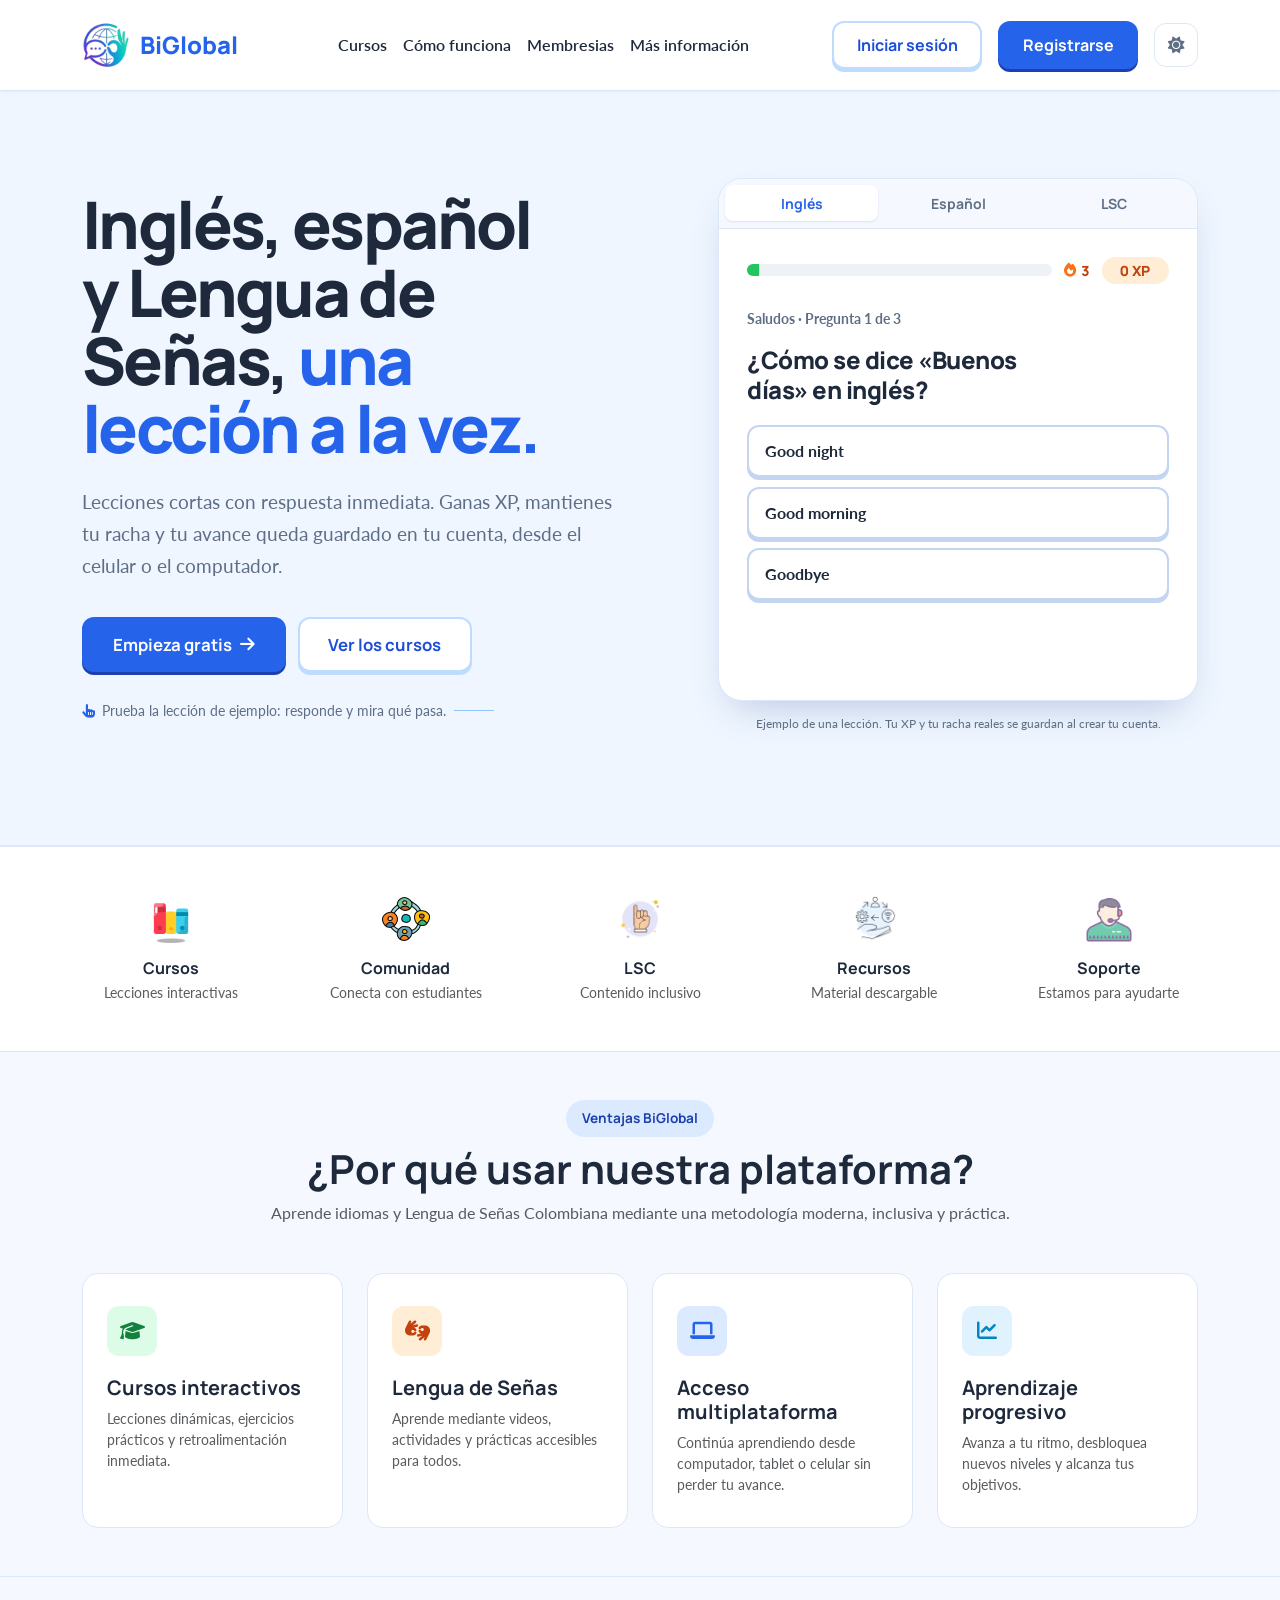
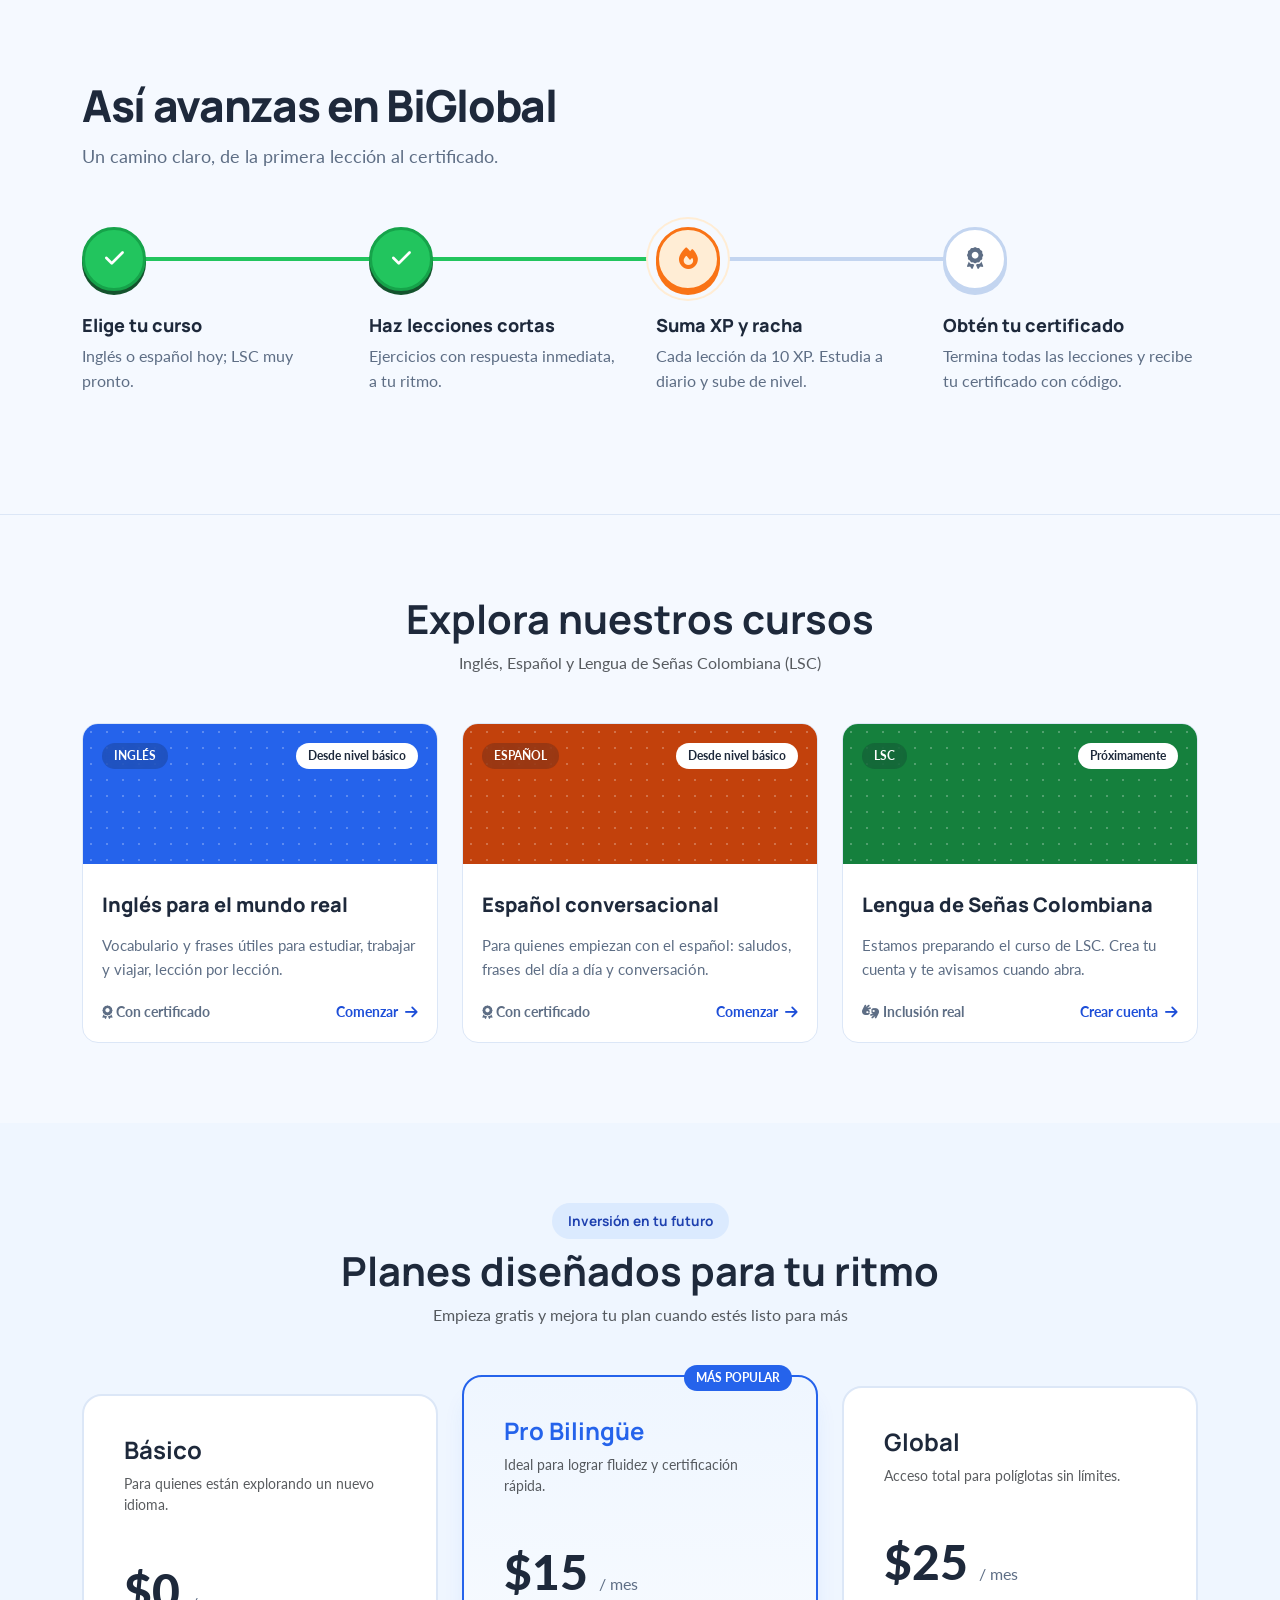
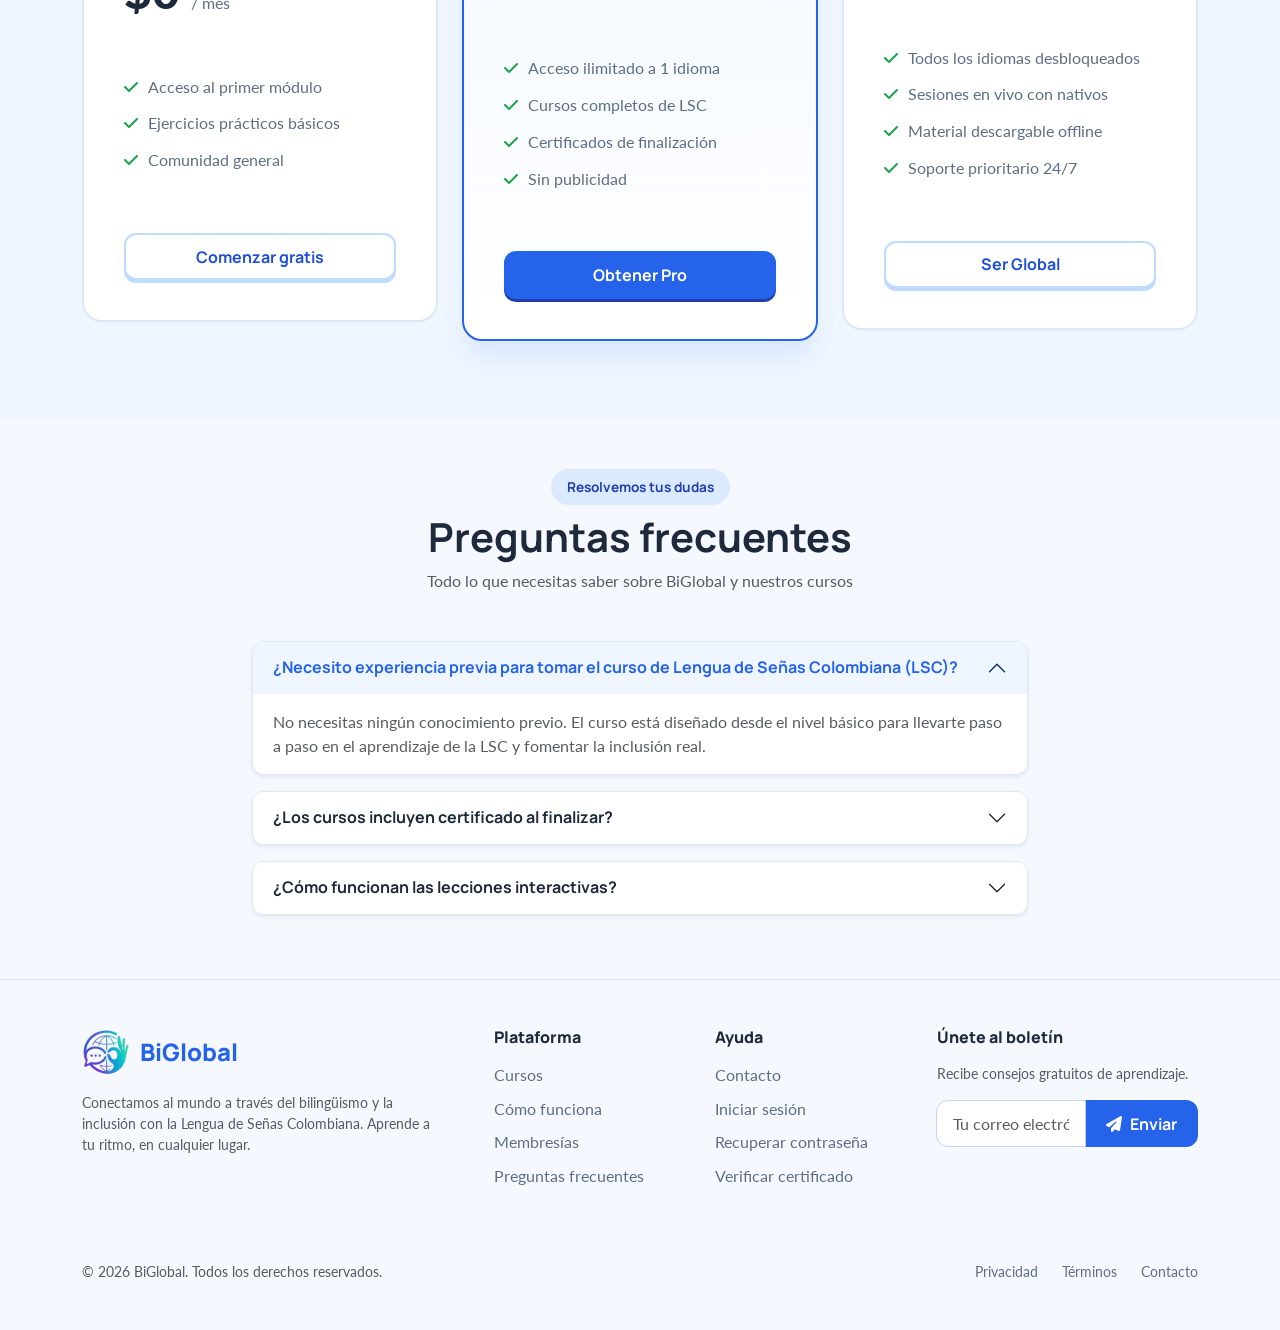
<file: src/index.html>
<!DOCTYPE html>
<html lang="es">

<head>
    <meta charset="UTF-8">
    <meta name="viewport" content="width=device-width, initial-scale=1.0">
    <meta name="theme-color" content="#EFF6FF">
    <!-- Tema claro/oscuro: va primero para que no haya parpadeo -->
    <script src="js/tema.js"></script>
    <title>BiGlobal - Aprende Idiomas y LSC</title>

    <!-- Bootstrap -->
    <link href="https://cdn.jsdelivr.net/npm/bootstrap@5.3.3/dist/css/bootstrap.min.css" rel="stylesheet"
        integrity="sha384-QWTKZyjpPEjISv5WaRU9OFeRpok6YctnYmDr5pNlyT2bRjXh0JMhjY6hW+ALEwIH" crossorigin="anonymous">

    <!-- FontAwesome para los iconos -->
    <link rel="stylesheet" href="https://cdnjs.cloudflare.com/ajax/libs/font-awesome/6.5.2/css/all.min.css" integrity="sha384-PPIZEGYM1v8zp5Py7UjFb79S58UeqCL9pYVnVPURKEqvioPROaVAJKKLzvH2rDnI" crossorigin="anonymous" referrerpolicy="no-referrer">

    <!-- Google Fonts -->
    <link
        href="https://fonts.googleapis.com/css2?family=Lato:wght@400;700&family=Manrope:wght@600;700;800&display=swap"
        rel="stylesheet">

    <!-- CSS -->
    <link rel="stylesheet" href="css/tokens.css">
    <link rel="stylesheet" href="css/style.css">

    <!-- JS de la página principal (boletín y menú en celular) -->
    <script src="js/inicio.js" defer></script>
</head>

<body>
    <a class="saltar-contenido" href="#contenido">Saltar al contenido</a>
    <header>
        <nav class="navbar navbar-expand-lg barra-navegacion">
            <div class="container">
                <a class="navbar-brand contenedor-logo" href="#">
                    <img src="img/logo-Biglobal-icono.png" alt="Icono BiGlobal" class="logo-img">
                    <span class="logo-texto">BiGlobal</span>
                </a>

                <!-- Botón de tema + menú de celular (siempre visibles en la barra) -->
                <div class="acciones-nav order-lg-3">
                    <button class="boton-tema" type="button" data-alternar-tema aria-label="Cambiar a modo oscuro">
                        <i class="fa-solid fa-sun icono-sol" aria-hidden="true"></i>
                        <i class="fa-solid fa-moon icono-luna" aria-hidden="true"></i>
                    </button>
                <button class="navbar-toggler" type="button" data-bs-toggle="collapse" data-bs-target="#menuPrincipal"
                    aria-controls="menuPrincipal" aria-expanded="false" aria-label="Abrir menú de navegación">
                    <span class="navbar-toggler-icon"></span>
                </button>
                </div>

                <div class="collapse navbar-collapse" id="menuPrincipal">
                    <ul class="navbar-nav mx-auto">
                        <li class="nav-item"><a class="nav-link" href="#cursos">Cursos</a></li>
                        <li class="nav-item"><a class="nav-link" href="#comoFunciona">Cómo funciona</a></li>
                        <li class="nav-item"><a class="nav-link" href="#Planes-big">Membresias</a></li>
                        <li class="nav-item"><a class="nav-link" href="#info-contac">Más información</a></li>
                    </ul>
                    <div class="botones-acceso">
                        <a href="auth/login.html" class="btn-secundario">Iniciar sesión</a>
                        <a href="auth/login.html#registro" class="btn-principal">Registrarse</a>
                    </div>
                </div>
            </div>
        </nav>
    </header>

    <main id="contenido">
        <!-- ================================================================
             HERO: el título a la izquierda y, a la derecha, una lección de
             ejemplo que se puede tocar. Así quien llega ve cómo es BiGlobal
             por dentro en vez de una foto. Las preguntas viven en inicio.js.
             ================================================================ -->
        <section class="hero" aria-labelledby="titulo-hero">
            <div class="container hero__rejilla">
                <div class="hero__texto">
                    <h1 class="hero__titulo" id="titulo-hero">
                        Inglés, español y Lengua de Señas, <span class="hero__resalte">una lección a la vez.</span>
                    </h1>
                    <p class="hero__descripcion">
                        Lecciones cortas con respuesta inmediata. Ganas XP, mantienes tu racha
                        y tu avance queda guardado en tu cuenta, desde el celular o el computador.
                    </p>
                    <div class="hero__acciones">
                        <a href="auth/login.html#registro" class="btn-principal btn-grande">
                            Empieza gratis <i class="fa-solid fa-arrow-right" aria-hidden="true"></i>
                        </a>
                        <a href="#cursos" class="btn-secundario btn-grande">Ver los cursos</a>
                    </div>
                    <p class="hero__nota">
                        <i class="fa-solid fa-hand-pointer" aria-hidden="true"></i>
                        Prueba la lección de ejemplo: responde y mira qué pasa.
                    </p>
                </div>

                <!-- Lección de ejemplo -->
                <div class="leccion" data-leccion aria-label="Lección de ejemplo" role="region">
                    <div class="leccion__tarjeta">
                    <div class="leccion__pestanas" role="tablist" aria-label="Idioma de la lección">
                        <button class="leccion__pestana" type="button" role="tab" id="pestana-en"
                            aria-selected="true" aria-controls="panel-leccion" data-idioma="en">Inglés</button>
                        <button class="leccion__pestana" type="button" role="tab" id="pestana-es"
                            aria-selected="false" aria-controls="panel-leccion" data-idioma="es" tabindex="-1">Español</button>
                        <button class="leccion__pestana" type="button" role="tab" id="pestana-lsc"
                            aria-selected="false" aria-controls="panel-leccion" data-idioma="lsc" tabindex="-1">LSC</button>
                    </div>

                    <div class="leccion__panel" id="panel-leccion" role="tabpanel" aria-labelledby="pestana-en">
                        <div class="leccion__estado">
                            <div class="leccion__barra" role="progressbar" aria-label="Avance de la lección"
                                aria-valuemin="0" aria-valuemax="3" aria-valuenow="0">
                                <span class="leccion__relleno" data-relleno></span>
                            </div>
                            <span class="leccion__racha" title="Racha de días seguidos">
                                <i class="fa-solid fa-fire" aria-hidden="true"></i>
                                <span class="numeros" data-racha>3</span><span class="sr-only"> días de racha</span>
                            </span>
                            <span class="leccion__xp numeros" data-xp aria-label="XP ganados">0 XP</span>
                        </div>

                        <!-- Contenido de la pregunta (lo reemplaza inicio.js; esto es lo que se ve sin JS) -->
                        <div class="leccion__cuerpo" data-cuerpo>
                            <p class="leccion__tema" data-tema>Saludos · Pregunta 1 de 3</p>
                            <p class="leccion__pregunta" data-pregunta>¿Cómo se dice «Buenos días» en inglés?</p>
                            <div class="leccion__opciones" data-opciones>
                                <button type="button" class="opcion">Good night</button>
                                <button type="button" class="opcion">Good morning</button>
                                <button type="button" class="opcion">Goodbye</button>
                            </div>
                        </div>

                        <div class="leccion__pie" data-pie>
                            <p class="leccion__mensaje" data-mensaje role="status" aria-live="polite"></p>
                            <button type="button" class="btn-principal leccion__siguiente" data-siguiente hidden>
                                Siguiente <i class="fa-solid fa-arrow-right" aria-hidden="true"></i>
                            </button>
                        </div>
                    </div>
                    </div>
                    <p class="leccion__aviso">Ejemplo de una lección. Tu XP y tu racha reales se guardan al crear tu cuenta.</p>
                </div>
            </div>
        </section>

        <!-- Barra de Características -->
        <section class="barra-caracteristicas py-5">
            <div class="container">
                <div class="row row-cols-2 row-cols-md-3 row-cols-lg-5 g-4 fila-caracteristicas text-center">
                    <div class="col d-flex flex-column align-items-center">
                        <img src="img/icono-cursos.png" alt="" class="icono-caracteristica mb-3">
                        <h2 class="h6 fw-bold mb-1">Cursos</h2>
                        <p class="small text-muted mb-0">Lecciones interactivas</p>
                    </div>

                    <div class="col d-flex flex-column align-items-center">
                        <img src="img/icono-comunidad.png" alt="" class="icono-caracteristica mb-3">
                        <h2 class="h6 fw-bold mb-1">Comunidad</h2>
                        <p class="small text-muted mb-0">Conecta con estudiantes</p>
                    </div>

                    <div class="col d-flex flex-column align-items-center">
                        <img src="img/icono-lengua-senas.png" alt=""
                            class="icono-caracteristica mb-3">
                        <h2 class="h6 fw-bold mb-1">LSC</h2>
                        <p class="small text-muted mb-0">Contenido inclusivo</p>
                    </div>

                    <div class="col d-flex flex-column align-items-center">
                        <img src="img/icono-recursos.png" alt="" class="icono-caracteristica mb-3">
                        <h2 class="h6 fw-bold mb-1">Recursos</h2>
                        <p class="small text-muted mb-0">Material descargable</p>
                    </div>

                    <div class="col d-flex flex-column align-items-center">
                        <img src="img/icono-soporte.png" alt="" class="icono-caracteristica mb-3">
                        <h2 class="h6 fw-bold mb-1">Soporte</h2>
                        <p class="small text-muted mb-0">Estamos para ayudarte</p>
                    </div>
                </div>
            </div>
        </section>

        <!-- Sección: ¿Por qué usar nuestra plataforma? -->
        <section class="seccion-ventajas py-5">
            <div class="container">
                <div class="text-center mb-5">
                    <span class="etiqueta-alerta mb-2 d-inline-block">Ventajas BiGlobal</span>
                    <h2 class="fw-bold display-6 mb-2">¿Por qué usar nuestra plataforma?</h2>
                    <p class="text-muted">Aprende idiomas y Lengua de Señas Colombiana mediante una metodología moderna,
                        inclusiva y práctica.</p>
                </div>

                <div class="row row-cols-1 row-cols-md-2 row-cols-lg-4 g-4">

                    <!-- Tarjeta 1 -->
                    <div class="col">
                        <div class="tarjeta-ventaja">
                            <div class="icono-ventaja fondo-verde-suave">
                                <i class="fa-solid fa-graduation-cap"></i>
                            </div>
                            <h3 class="h5 fw-bold mb-2">Cursos interactivos</h3>
                            <p class="text-muted small mb-0">Lecciones dinámicas, ejercicios prácticos y
                                retroalimentación inmediata.</p>
                        </div>
                    </div>

                    <!-- Tarjeta 2 -->
                    <div class="col">
                        <div class="tarjeta-ventaja">
                            <div class="icono-ventaja fondo-naranja-suave">
                                <i class="fa-solid fa-hands-asl-interpreting"></i>
                            </div>
                            <h3 class="h5 fw-bold mb-2">Lengua de Señas</h3>
                            <p class="text-muted small mb-0">Aprende mediante videos, actividades y prácticas accesibles
                                para todos.</p>
                        </div>
                    </div>

                    <!-- Tarjeta 3 -->
                    <div class="col">
                        <div class="tarjeta-ventaja">
                            <div class="icono-ventaja fondo-azul-suave">
                                <i class="fa-solid fa-laptop"></i>
                            </div>
                            <h3 class="h5 fw-bold mb-2">Acceso multiplataforma</h3>
                            <p class="text-muted small mb-0">Continúa aprendiendo desde computador, tablet o celular sin
                                perder tu avance.</p>
                        </div>
                    </div>

                    <!-- Tarjeta 4 -->
                    <div class="col">
                        <div class="tarjeta-ventaja">
                            <div class="icono-ventaja fondo-celeste-suave">
                                <i class="fa-solid fa-chart-line"></i>
                            </div>
                            <h3 class="h5 fw-bold mb-2">Aprendizaje progresivo</h3>
                            <p class="text-muted small mb-0">Avanza a tu ritmo, desbloquea nuevos niveles y alcanza tus
                                objetivos.</p>
                        </div>
                    </div>

                </div>
            </div>
        </section>

        <!-- ================================================================
             CÓMO FUNCIONA: una ruta de lecciones, como la que ve el
             estudiante en su panel. Cada parada es un paso real.
             ================================================================ -->
        <section class="ruta" id="comoFunciona" aria-labelledby="titulo-ruta">
            <div class="container">
                <div class="encabezado">
                    <h2 class="encabezado__titulo" id="titulo-ruta">Así avanzas en BiGlobal</h2>
                    <p class="encabezado__texto">Un camino claro, de la primera lección al certificado.</p>
                </div>

                <ol class="ruta__camino">
                    <li class="parada parada--hecha">
                        <span class="parada__nodo" aria-hidden="true"><i class="fa-solid fa-check"></i></span>
                        <h3 class="parada__titulo">Elige tu curso</h3>
                        <p class="parada__texto">Inglés o español hoy; LSC muy pronto.</p>
                    </li>
                    <li class="parada parada--hecha">
                        <span class="parada__nodo" aria-hidden="true"><i class="fa-solid fa-check"></i></span>
                        <h3 class="parada__titulo">Haz lecciones cortas</h3>
                        <p class="parada__texto">Ejercicios con respuesta inmediata, a tu ritmo.</p>
                    </li>
                    <li class="parada parada--actual">
                        <span class="parada__nodo" aria-hidden="true"><i class="fa-solid fa-fire"></i></span>
                        <h3 class="parada__titulo">Suma XP y racha</h3>
                        <p class="parada__texto">Cada lección da 10 XP. Estudia a diario y sube de nivel.</p>
                    </li>
                    <li class="parada">
                        <span class="parada__nodo" aria-hidden="true"><i class="fa-solid fa-award"></i></span>
                        <h3 class="parada__titulo">Obtén tu certificado</h3>
                        <p class="parada__texto">Termina todas las lecciones y recibe tu certificado con código.</p>
                    </li>
                </ol>
            </div>
        </section>

        <!-- Sección de Cursos (Inglés, Español y LSC)
             OJO: no mostramos cifras (lecciones, horas, estrellas) porque
             todavía no vienen de la base de datos. Cuando la página se
             alimente desde la BD, aquí irán los datos reales. -->
        <section class="seccion-cursos" id="cursos">
            <div class="container">
                <div class="text-center mb-5">
                    <h2 class="fw-bold display-6 mb-2">Explora nuestros cursos</h2>
                    <p class="text-muted">Inglés, Español y Lengua de Señas Colombiana (LSC)</p>
                </div>

                <div class="row row-cols-1 row-cols-md-2 row-cols-lg-3 g-4 justify-content-center">

                    <!-- Tarjeta 1: Inglés -->
                    <div class="col">
                        <article class="tarjeta-curso">
                            <div class="cabecera-curso fondo-azul">
                                <span class="etiqueta-curso">INGLÉS</span>
                                <span class="etiqueta-nivel">Desde nivel básico</span>
                            </div>
                            <div class="cuerpo-curso">
                                <h3 class="titulo-curso">Inglés para el mundo real</h3>
                                <p class="texto-curso">Vocabulario y frases útiles para estudiar, trabajar y viajar, lección por lección.</p>
                                <div class="pie-curso">
                                    <span class="detalle-curso"><i class="fa-solid fa-award me-1" aria-hidden="true"></i>Con certificado</span>
                                    <a href="auth/login.html#registro" class="enlace-comenzar">Comenzar <i
                                            class="fa-solid fa-arrow-right ms-1" aria-hidden="true"></i></a>
                                </div>
                            </div>
                        </article>
                    </div>

                    <!-- Tarjeta 2: Español -->
                    <div class="col">
                        <article class="tarjeta-curso">
                            <div class="cabecera-curso fondo-naranja">
                                <span class="etiqueta-curso">ESPAÑOL</span>
                                <span class="etiqueta-nivel">Desde nivel básico</span>
                            </div>
                            <div class="cuerpo-curso">
                                <h3 class="titulo-curso">Español conversacional</h3>
                                <p class="texto-curso">Para quienes empiezan con el español: saludos, frases del día a día y conversación.</p>
                                <div class="pie-curso">
                                    <span class="detalle-curso"><i class="fa-solid fa-award me-1" aria-hidden="true"></i>Con certificado</span>
                                    <a href="auth/login.html#registro" class="enlace-comenzar">Comenzar <i
                                            class="fa-solid fa-arrow-right ms-1" aria-hidden="true"></i></a>
                                </div>
                            </div>
                        </article>
                    </div>

                    <!-- Tarjeta 3: LSC (todavía no existe en la BD) -->
                    <div class="col">
                        <article class="tarjeta-curso">
                            <div class="cabecera-curso fondo-verde">
                                <span class="etiqueta-curso">LSC</span>
                                <span class="etiqueta-nivel">Próximamente</span>
                            </div>
                            <div class="cuerpo-curso">
                                <h3 class="titulo-curso">Lengua de Señas Colombiana</h3>
                                <p class="texto-curso">Estamos preparando el curso de LSC. Crea tu cuenta y te avisamos cuando abra.</p>
                                <div class="pie-curso">
                                    <span class="detalle-curso"><i class="fa-solid fa-hands-asl-interpreting me-1" aria-hidden="true"></i>Inclusión real</span>
                                    <a href="auth/login.html#registro" class="enlace-comenzar">Crear cuenta <i
                                            class="fa-solid fa-arrow-right ms-1" aria-hidden="true"></i></a>
                                </div>
                            </div>
                        </article>
                    </div>

                </div>
            </div>
        </section>

        <!-- Sección de Planes / Precios -->
        <section class="seccion-planes" id="Planes-big">
            <div class="container">
                <div class="text-center mb-5">
                    <span class="etiqueta-alerta mb-2 d-inline-block">Inversión en tu futuro</span>
                    <h2 class="fw-bold display-6 mb-2">Planes diseñados para tu ritmo</h2>
                    <p class="text-muted">Empieza gratis y mejora tu plan cuando estés listo para más</p>
                </div>

                <div class="row row-cols-1 row-cols-md-3 g-4 align-items-center">
                    <!-- Plan Gratis -->
                    <div class="col">
                        <div class="tarjeta-plan">
                            <h3 class="fw-bold h4">Básico</h3>
                            <p class="text-muted small">Para quienes están explorando un nuevo idioma.</p>
                            <div class="precio-plan">$0 <span>/ mes</span></div>
                            <ul class="lista-beneficios">
                                <li><i class="fa-solid fa-check"></i> Acceso al primer módulo</li>
                                <li><i class="fa-solid fa-check"></i> Ejercicios prácticos básicos</li>
                                <li><i class="fa-solid fa-check"></i> Comunidad general</li>
                            </ul>
                            <a href="auth/login.html" class="btn-secundario w-100 mt-3">Comenzar gratis</a>
                        </div>
                    </div>

                    <!-- Plan Pro (Destacado) -->
                    <div class="col">
                        <div class="tarjeta-plan plan-destacado">
                            <span class="etiqueta-popular">MÁS POPULAR</span>
                            <h3 class="fw-bold h4 color-primario">Pro Bilingüe</h3>
                            <p class="text-muted small">Ideal para lograr fluidez y certificación rápida.</p>
                            <div class="precio-plan">$15 <span>/ mes</span></div>
                            <ul class="lista-beneficios">
                                <li><i class="fa-solid fa-check"></i> Acceso ilimitado a 1 idioma</li>
                                <li><i class="fa-solid fa-check"></i> Cursos completos de LSC</li>
                                <li><i class="fa-solid fa-check"></i> Certificados de finalización</li>
                                <li><i class="fa-solid fa-check"></i> Sin publicidad</li>
                            </ul>
                            <a href="auth/login.html" class="btn-principal w-100 mt-3">Obtener Pro</a>
                        </div>
                    </div>

                    <!-- Plan Global -->
                    <div class="col">
                        <div class="tarjeta-plan">
                            <h3 class="fw-bold h4">Global</h3>
                            <p class="text-muted small">Acceso total para políglotas sin límites.</p>
                            <div class="precio-plan">$25 <span>/ mes</span></div>
                            <ul class="lista-beneficios">
                                <li><i class="fa-solid fa-check"></i> Todos los idiomas desbloqueados</li>
                                <li><i class="fa-solid fa-check"></i> Sesiones en vivo con nativos</li>
                                <li><i class="fa-solid fa-check"></i> Material descargable offline</li>
                                <li><i class="fa-solid fa-check"></i> Soporte prioritario 24/7</li>
                            </ul>
                            <a href="auth/login.html" class="btn-secundario w-100 mt-3">Ser Global</a>
                        </div>
                    </div>
                </div>
            </div>
        </section>

    <!-- Sección de Preguntas Frecuentes -->
    <section class="seccion-faq py-5" id="preguntas">
        <div class="container container-faq">
            <div class="text-center mb-5">
                <span class="etiqueta-alerta mb-2 d-inline-block">Resolvemos tus dudas</span>
                <h2 class="fw-bold display-6 mb-2">Preguntas frecuentes</h2>
                <p class="text-muted">Todo lo que necesitas saber sobre BiGlobal y nuestros cursos</p>
            </div>

            <div class="accordion" id="acordeonFaq">
                <!-- Pregunta 1 -->
                <div class="accordion-item mb-3 border-0 shadow-sm rounded">
                    <h3 class="accordion-header" id="headingOne">
                        <button class="accordion-button fw-bold" type="button" data-bs-toggle="collapse"
                            data-bs-target="#collapseOne" aria-expanded="true" aria-controls="collapseOne">
                            ¿Necesito experiencia previa para tomar el curso de Lengua de Señas Colombiana (LSC)?
                        </button>
                    </h3>
                    <div id="collapseOne" class="accordion-collapse collapse show" aria-labelledby="headingOne"
                        data-bs-parent="#acordeonFaq">
                        <div class="accordion-body text-muted">
                            No necesitas ningún conocimiento previo. El curso está diseñado desde el nivel básico para
                            llevarte paso a paso en el aprendizaje de la LSC y fomentar la inclusión real.
                        </div>
                    </div>
                </div>

                <!-- Pregunta 2 -->
                <div class="accordion-item mb-3 border-0 shadow-sm rounded">
                    <h3 class="accordion-header" id="headingTwo">
                        <button class="accordion-button collapsed fw-bold" type="button" data-bs-toggle="collapse"
                            data-bs-target="#collapseTwo" aria-expanded="false" aria-controls="collapseTwo">
                            ¿Los cursos incluyen certificado al finalizar?
                        </button>
                    </h3>
                    <div id="collapseTwo" class="accordion-collapse collapse" aria-labelledby="headingTwo"
                        data-bs-parent="#acordeonFaq">
                        <div class="accordion-body text-muted">
                            Sí, al completar todas las lecciones y evaluaciones de los planes Pro o Global, obtendrás un
                            certificado digital verificable que podrás agregar a tu hoja de vida o perfil profesional.
                        </div>
                    </div>
                </div>

                <!-- Pregunta 3 -->
                <div class="accordion-item border-0 shadow-sm rounded">
                    <h3 class="accordion-header" id="headingThree">
                        <button class="accordion-button collapsed fw-bold" type="button" data-bs-toggle="collapse"
                            data-bs-target="#collapseThree" aria-expanded="false" aria-controls="collapseThree">
                            ¿Cómo funcionan las lecciones interactivas?
                        </button>
                    </h3>
                    <div id="collapseThree" class="accordion-collapse collapse" aria-labelledby="headingThree"
                        data-bs-parent="#acordeonFaq">
                        <div class="accordion-body text-muted">
                            Combinamos teoría práctica, ejercicios visuales, videos explicativos en alta definición (con
                            enfoque especial en señas) y retos cortos para que aprendas a tu propio ritmo desde
                            cualquier dispositivo.
                        </div>
                    </div>
                </div>
            </div>
        </div>
    </section>

    </main>

    <!-- Pie de página (Footer) -->
    <footer class="pie-pagina py-5" id="info-contac">
        <div class="container">
            <div class="row g-4 justify-content-between mb-4">
                <div class="col-lg-4">
                    <a class="navbar-brand contenedor-logo mb-3 d-inline-flex" href="#">
                        <img src="img/logo-Biglobal-icono.png" alt="" class="logo-img">
                        <span class="logo-texto">BiGlobal</span>
                    </a>
                    <p class="text-muted small mb-3">
                        Conectamos al mundo a través del bilingüismo y la inclusión con la Lengua de Señas Colombiana.
                        Aprende a tu ritmo, en cualquier lugar.
                    </p>
                    <!-- Redes sociales: se ocultaron porque todavía no hay enlaces reales.
                         Cuando existan, agrega aquí <a href="https://..."> con su ícono fa-brands. -->
                </div>

                <div class="col-6 col-lg-2">
                    <h2 class="titulo-footer">Plataforma</h2>
                    <ul class="list-unstyled enlaces-footer">
                        <li><a href="#cursos">Cursos</a></li>
                        <li><a href="#comoFunciona">Cómo funciona</a></li>
                        <li><a href="#Planes-big">Membresías</a></li>
                        <li><a href="#preguntas">Preguntas frecuentes</a></li>
                    </ul>
                </div>

                <div class="col-6 col-lg-2">
                    <h2 class="titulo-footer">Ayuda</h2>
                    <ul class="list-unstyled enlaces-footer">
                        <li><a href="contacto.html">Contacto</a></li>
                        <li><a href="auth/login.html">Iniciar sesión</a></li>
                        <li><a href="auth/recuperar.php">Recuperar contraseña</a></li>
                        <li><a href="certificado.php">Verificar certificado</a></li>
                    </ul>
                </div>

                <div class="col-lg-3">
                    <h2 class="titulo-footer">Únete al boletín</h2>
                    <p class="text-muted small">Recibe consejos gratuitos de aprendizaje.</p>
                    <form class="input-group mb-2" id="form-boletin" novalidate>
                        <label for="campo-boletin" class="sr-only">Tu correo electrónico</label>
                        <input type="email" id="campo-boletin" class="form-control campo-boletin"
                               placeholder="Tu correo electrónico" autocomplete="email" required>
                        <button class="btn-principal boton-boletin" type="submit">
                            <i class="fa-solid fa-paper-plane" aria-hidden="true"></i>
                            Enviar
                        </button>
                    </form>
                    <p class="small mb-0" id="mensaje-boletin" role="status" aria-live="polite"></p>
                </div>
            </div>

            <hr class="linea-footer">

            <div
                class="d-flex flex-column flex-md-row justify-content-between align-items-center text-muted small pt-2">
                <p class="mb-2 mb-md-0">© 2026 BiGlobal. Todos los derechos reservados.</p>
                <div class="d-flex gap-4">
                    <a href="privacidad.html" class="enlace-legal">Privacidad</a>
                    <a href="terminos.html" class="enlace-legal">Términos</a>
                    <a href="contacto.html" class="enlace-legal">Contacto</a>
                </div>
            </div>
        </div>
    </footer>

    <!-- Bootstrap JS -->
    <script src="https://cdn.jsdelivr.net/npm/bootstrap@5.3.3/dist/js/bootstrap.bundle.min.js"
        integrity="sha384-YvpcrYf0tY3lHB60NNkmXc5s9fDVZLESaAA55NDzOxhy9GkcIdslK1eN7N6jIeHz"
        crossorigin="anonymous"></script>
</body>

</html>
</file>
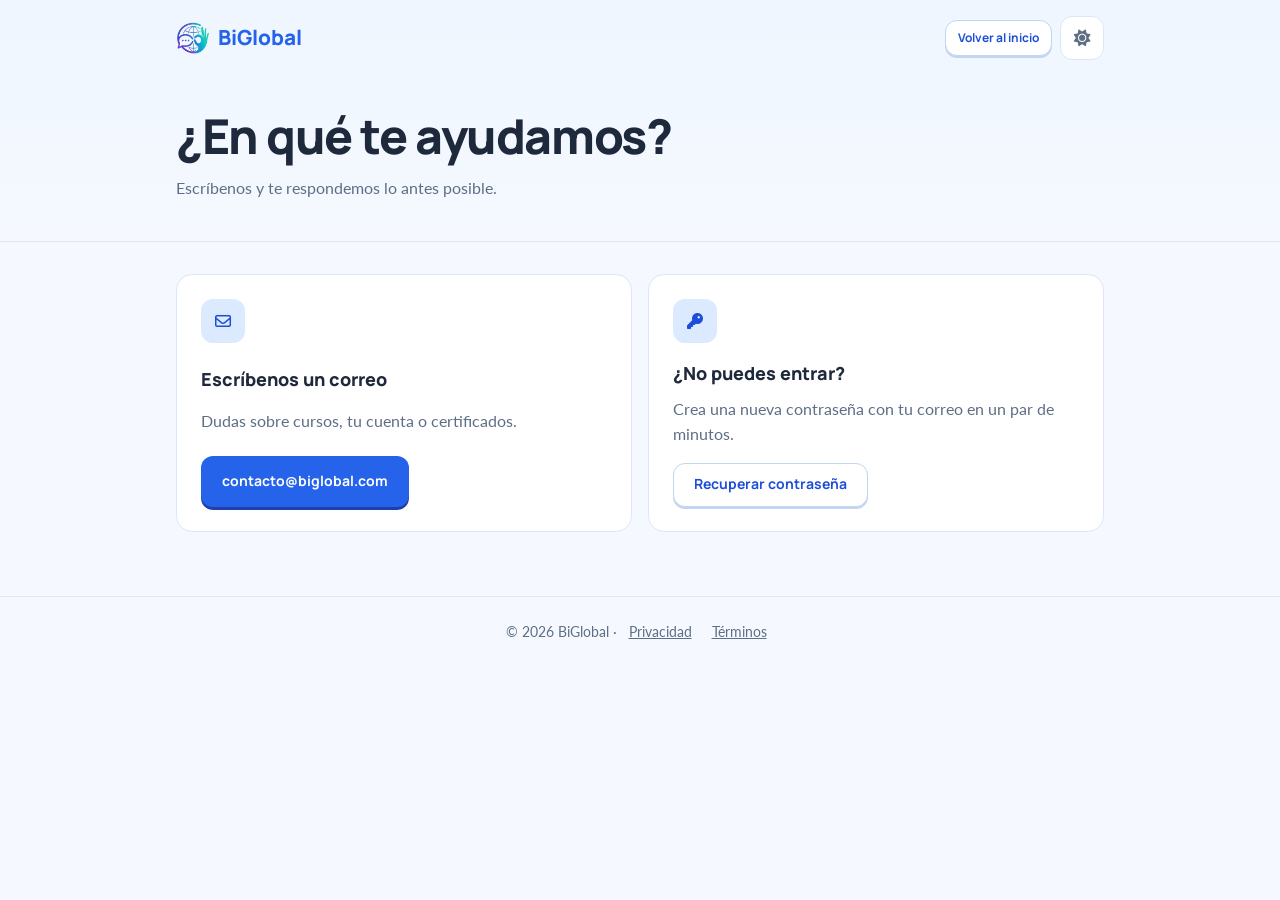
<file: src/contacto.html>
<!DOCTYPE html>
<html lang="es">
<head>
    <meta charset="UTF-8">
    <meta name="viewport" content="width=device-width, initial-scale=1.0">
    <script src="js/tema.js"></script>
    <title>Contacto | BiGlobal</title>
    <link rel="stylesheet" href="https://fonts.googleapis.com/css2?family=Lato:wght@400;700&family=Manrope:wght@700;800&display=swap">
    <link rel="stylesheet" href="https://cdnjs.cloudflare.com/ajax/libs/font-awesome/6.5.2/css/all.min.css" integrity="sha384-PPIZEGYM1v8zp5Py7UjFb79S58UeqCL9pYVnVPURKEqvioPROaVAJKKLzvH2rDnI" crossorigin="anonymous" referrerpolicy="no-referrer">
    <link rel="stylesheet" href="css/tokens.css">
    <link rel="stylesheet" href="css/componentes.css">
    <link rel="stylesheet" href="css/paginas.css">
</head>
<!--
    El correo es el mismo de configuracion.sitio_correo (contacto@biglobal.com).
    Cuando exista el formulario de contacto con BD, va en esta página.
-->
<body class="pagina-body">
<a class="saltar-contenido" href="#contenido">Saltar al contenido</a>

<header class="pagina-cabecera">
    <div class="pagina-cabecera__barra">
        <a class="pagina-logo" href="index.html"><img src="img/logo-Biglobal-icono.png" alt="" width="34" height="34"> BiGlobal</a>
        <div class="cabecera-acciones">
            <a class="boton boton--secundario boton--sm" href="index.html">Volver al inicio</a>
            <button class="boton-tema" type="button" data-alternar-tema aria-label="Cambiar a modo oscuro">
                <i class="fa-solid fa-sun icono-sol" aria-hidden="true"></i>
                <i class="fa-solid fa-moon icono-luna" aria-hidden="true"></i>
            </button>
        </div>
    </div>
    <div class="pagina-titulo">
        <h1>¿En qué te ayudamos?</h1>
        <p>Escríbenos y te respondemos lo antes posible.</p>
    </div>
</header>

<main id="contenido" class="pagina-contenido">
    <div class="contacto-rejilla">
        <section class="contacto-opcion">
            <i class="fa-regular fa-envelope" aria-hidden="true"></i>
            <h2>Escríbenos un correo</h2>
            <p>Dudas sobre cursos, tu cuenta o certificados.</p>
            <a class="boton boton--primario" href="mailto:contacto@biglobal.com">contacto@biglobal.com</a>
        </section>

        <section class="contacto-opcion">
            <i class="fa-solid fa-key" aria-hidden="true"></i>
            <h2>¿No puedes entrar?</h2>
            <p>Crea una nueva contraseña con tu correo en un par de minutos.</p>
            <a class="boton boton--secundario" href="auth/recuperar.php">Recuperar contraseña</a>
        </section>
    </div>
</main>

<footer class="pagina-pie">
    © 2026 BiGlobal ·
    <a href="privacidad.html">Privacidad</a>
    <a href="terminos.html">Términos</a>
</footer>
</body>
</html>
</file>
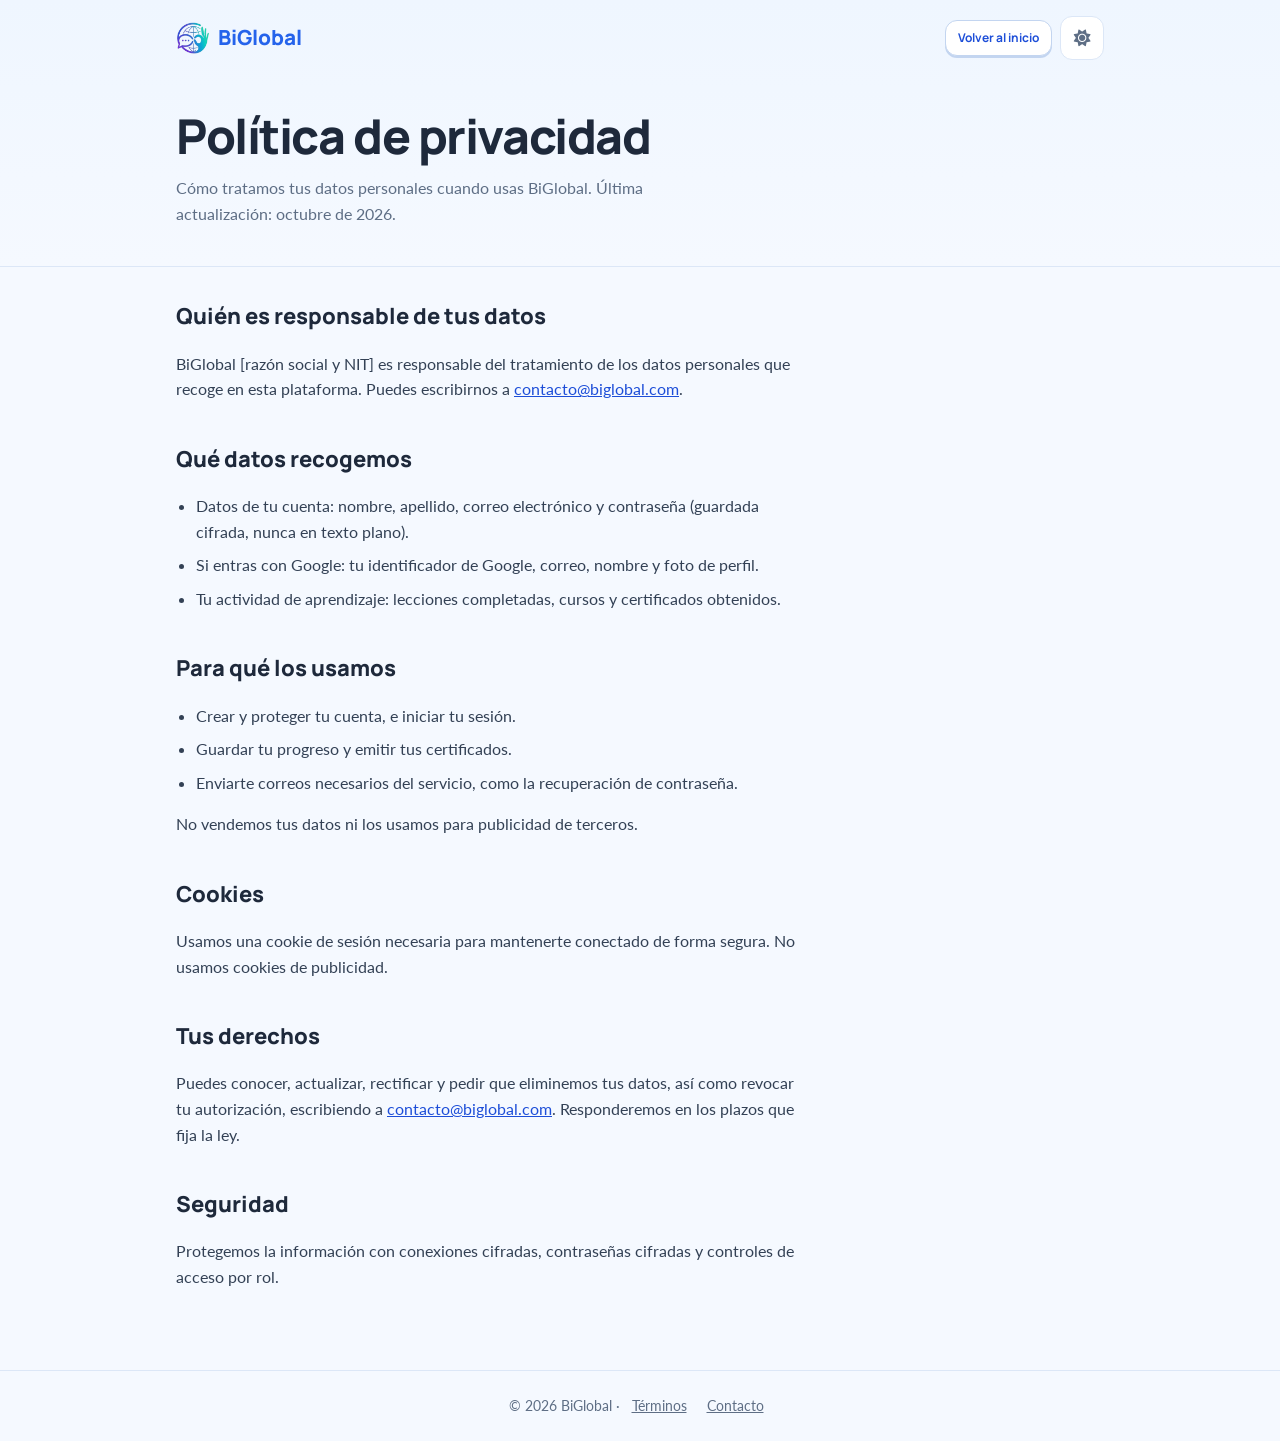
<file: src/privacidad.html>
<!DOCTYPE html>
<html lang="es">
<head>
    <meta charset="UTF-8">
    <meta name="viewport" content="width=device-width, initial-scale=1.0">
    <script src="js/tema.js"></script>
    <title>Política de privacidad | BiGlobal</title>
    <link rel="stylesheet" href="https://fonts.googleapis.com/css2?family=Lato:wght@400;700&family=Manrope:wght@700;800&display=swap">
    <link rel="stylesheet" href="https://cdnjs.cloudflare.com/ajax/libs/font-awesome/6.5.2/css/all.min.css" integrity="sha384-PPIZEGYM1v8zp5Py7UjFb79S58UeqCL9pYVnVPURKEqvioPROaVAJKKLzvH2rDnI" crossorigin="anonymous" referrerpolicy="no-referrer">
    <link rel="stylesheet" href="css/tokens.css">
    <link rel="stylesheet" href="css/componentes.css">
    <link rel="stylesheet" href="css/paginas.css">
</head>
<!--
    BORRADOR: este texto es una base general para Colombia (Ley 1581 de 2012).
    Antes de publicar con usuarios reales, revísalo con asesoría legal y
    completa los datos marcados entre [corchetes].
-->
<body class="pagina-body">
<a class="saltar-contenido" href="#contenido">Saltar al contenido</a>

<header class="pagina-cabecera">
    <div class="pagina-cabecera__barra">
        <a class="pagina-logo" href="index.html"><img src="img/logo-Biglobal-icono.png" alt="" width="34" height="34"> BiGlobal</a>
        <div class="cabecera-acciones">
            <a class="boton boton--secundario boton--sm" href="index.html">Volver al inicio</a>
            <button class="boton-tema" type="button" data-alternar-tema aria-label="Cambiar a modo oscuro">
                <i class="fa-solid fa-sun icono-sol" aria-hidden="true"></i>
                <i class="fa-solid fa-moon icono-luna" aria-hidden="true"></i>
            </button>
        </div>
    </div>
    <div class="pagina-titulo">
        <h1>Política de privacidad</h1>
        <p>Cómo tratamos tus datos personales cuando usas BiGlobal. Última actualización: octubre de 2026.</p>
    </div>
</header>

<main id="contenido" class="pagina-contenido">
    <div class="texto-legal">
        <h2>Quién es responsable de tus datos</h2>
        <p>BiGlobal [razón social y NIT] es responsable del tratamiento de los datos personales que recoge en esta plataforma. Puedes escribirnos a <a href="mailto:contacto@biglobal.com">contacto@biglobal.com</a>.</p>

        <h2>Qué datos recogemos</h2>
        <ul>
            <li>Datos de tu cuenta: nombre, apellido, correo electrónico y contraseña (guardada cifrada, nunca en texto plano).</li>
            <li>Si entras con Google: tu identificador de Google, correo, nombre y foto de perfil.</li>
            <li>Tu actividad de aprendizaje: lecciones completadas, cursos y certificados obtenidos.</li>
        </ul>

        <h2>Para qué los usamos</h2>
        <ul>
            <li>Crear y proteger tu cuenta, e iniciar tu sesión.</li>
            <li>Guardar tu progreso y emitir tus certificados.</li>
            <li>Enviarte correos necesarios del servicio, como la recuperación de contraseña.</li>
        </ul>
        <p>No vendemos tus datos ni los usamos para publicidad de terceros.</p>

        <h2>Cookies</h2>
        <p>Usamos una cookie de sesión necesaria para mantenerte conectado de forma segura. No usamos cookies de publicidad.</p>

        <h2>Tus derechos</h2>
        <p>Puedes conocer, actualizar, rectificar y pedir que eliminemos tus datos, así como revocar tu autorización, escribiendo a <a href="mailto:contacto@biglobal.com">contacto@biglobal.com</a>. Responderemos en los plazos que fija la ley.</p>

        <h2>Seguridad</h2>
        <p>Protegemos la información con conexiones cifradas, contraseñas cifradas y controles de acceso por rol.</p>
    </div>
</main>

<footer class="pagina-pie">
    © 2026 BiGlobal ·
    <a href="terminos.html">Términos</a>
    <a href="contacto.html">Contacto</a>
</footer>
</body>
</html>
</file>
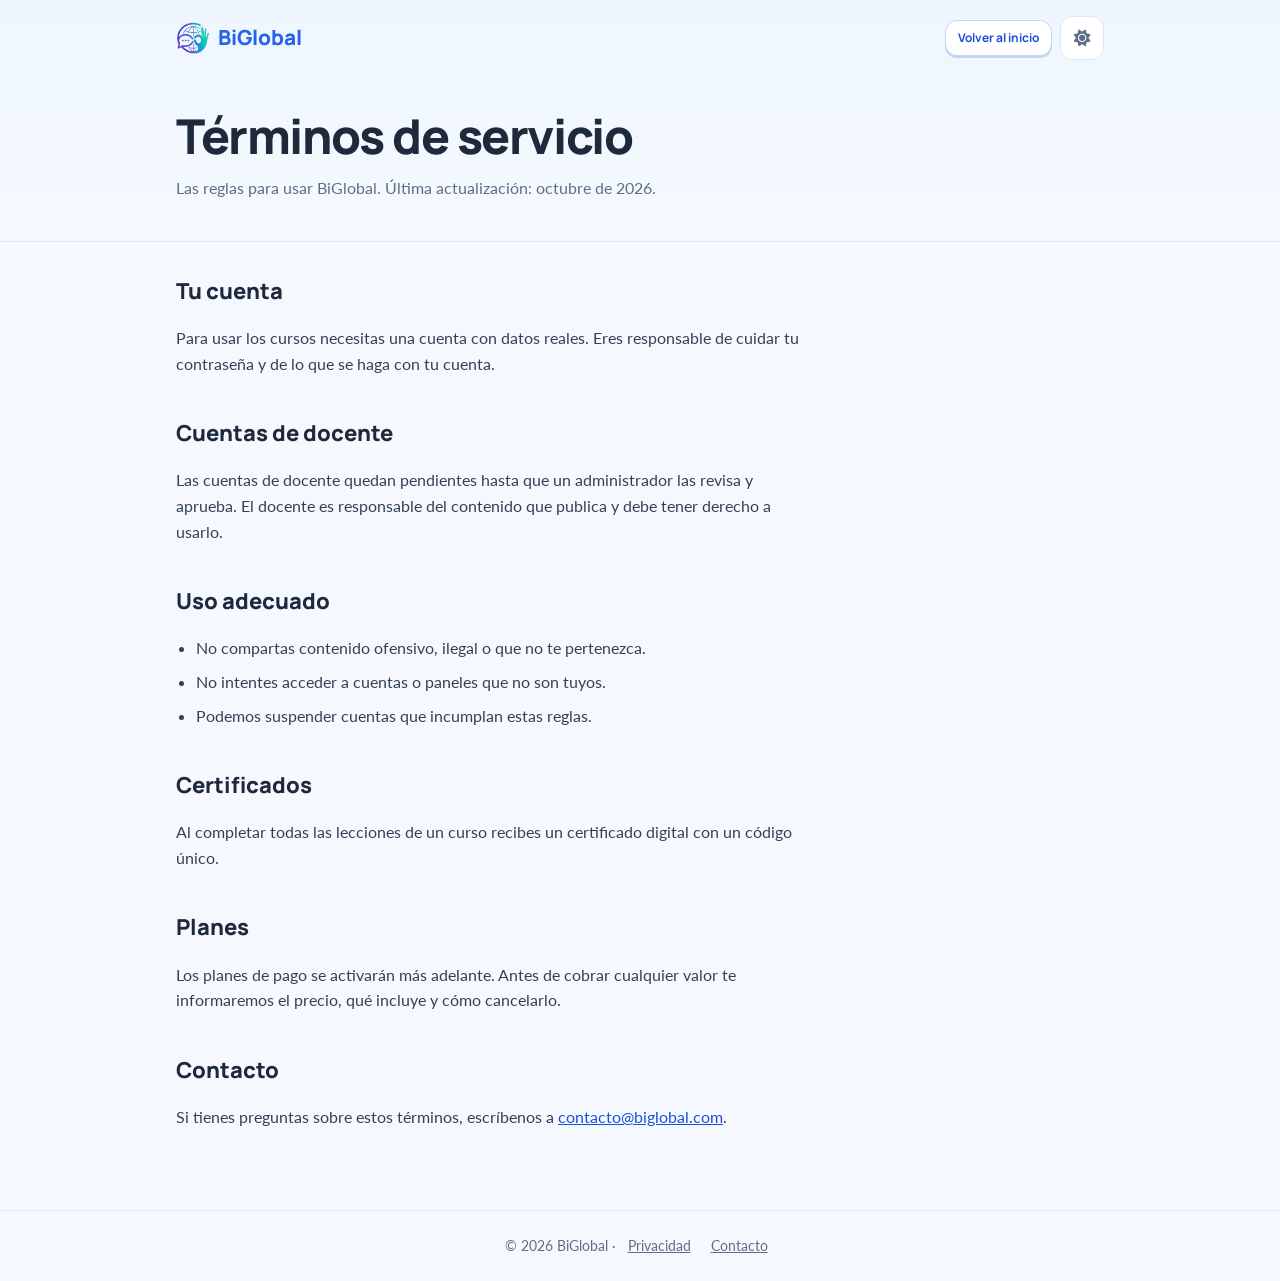
<file: src/terminos.html>
<!DOCTYPE html>
<html lang="es">
<head>
    <meta charset="UTF-8">
    <meta name="viewport" content="width=device-width, initial-scale=1.0">
    <script src="js/tema.js"></script>
    <title>Términos de servicio | BiGlobal</title>
    <link rel="stylesheet" href="https://fonts.googleapis.com/css2?family=Lato:wght@400;700&family=Manrope:wght@700;800&display=swap">
    <link rel="stylesheet" href="https://cdnjs.cloudflare.com/ajax/libs/font-awesome/6.5.2/css/all.min.css" integrity="sha384-PPIZEGYM1v8zp5Py7UjFb79S58UeqCL9pYVnVPURKEqvioPROaVAJKKLzvH2rDnI" crossorigin="anonymous" referrerpolicy="no-referrer">
    <link rel="stylesheet" href="css/tokens.css">
    <link rel="stylesheet" href="css/componentes.css">
    <link rel="stylesheet" href="css/paginas.css">
</head>
<!--
    BORRADOR: texto base. Revísalo con asesoría legal antes de publicar,
    sobre todo la parte de planes y pagos cuando exista el sistema de cobro.
-->
<body class="pagina-body">
<a class="saltar-contenido" href="#contenido">Saltar al contenido</a>

<header class="pagina-cabecera">
    <div class="pagina-cabecera__barra">
        <a class="pagina-logo" href="index.html"><img src="img/logo-Biglobal-icono.png" alt="" width="34" height="34"> BiGlobal</a>
        <div class="cabecera-acciones">
            <a class="boton boton--secundario boton--sm" href="index.html">Volver al inicio</a>
            <button class="boton-tema" type="button" data-alternar-tema aria-label="Cambiar a modo oscuro">
                <i class="fa-solid fa-sun icono-sol" aria-hidden="true"></i>
                <i class="fa-solid fa-moon icono-luna" aria-hidden="true"></i>
            </button>
        </div>
    </div>
    <div class="pagina-titulo">
        <h1>Términos de servicio</h1>
        <p>Las reglas para usar BiGlobal. Última actualización: octubre de 2026.</p>
    </div>
</header>

<main id="contenido" class="pagina-contenido">
    <div class="texto-legal">
        <h2>Tu cuenta</h2>
        <p>Para usar los cursos necesitas una cuenta con datos reales. Eres responsable de cuidar tu contraseña y de lo que se haga con tu cuenta.</p>

        <h2>Cuentas de docente</h2>
        <p>Las cuentas de docente quedan pendientes hasta que un administrador las revisa y aprueba. El docente es responsable del contenido que publica y debe tener derecho a usarlo.</p>

        <h2>Uso adecuado</h2>
        <ul>
            <li>No compartas contenido ofensivo, ilegal o que no te pertenezca.</li>
            <li>No intentes acceder a cuentas o paneles que no son tuyos.</li>
            <li>Podemos suspender cuentas que incumplan estas reglas.</li>
        </ul>

        <h2>Certificados</h2>
        <p>Al completar todas las lecciones de un curso recibes un certificado digital con un código único.</p>

        <h2>Planes</h2>
        <p>Los planes de pago se activarán más adelante. Antes de cobrar cualquier valor te informaremos el precio, qué incluye y cómo cancelarlo.</p>

        <h2>Contacto</h2>
        <p>Si tienes preguntas sobre estos términos, escríbenos a <a href="mailto:contacto@biglobal.com">contacto@biglobal.com</a>.</p>
    </div>
</main>

<footer class="pagina-pie">
    © 2026 BiGlobal ·
    <a href="privacidad.html">Privacidad</a>
    <a href="contacto.html">Contacto</a>
</footer>
</body>
</html>
</file>
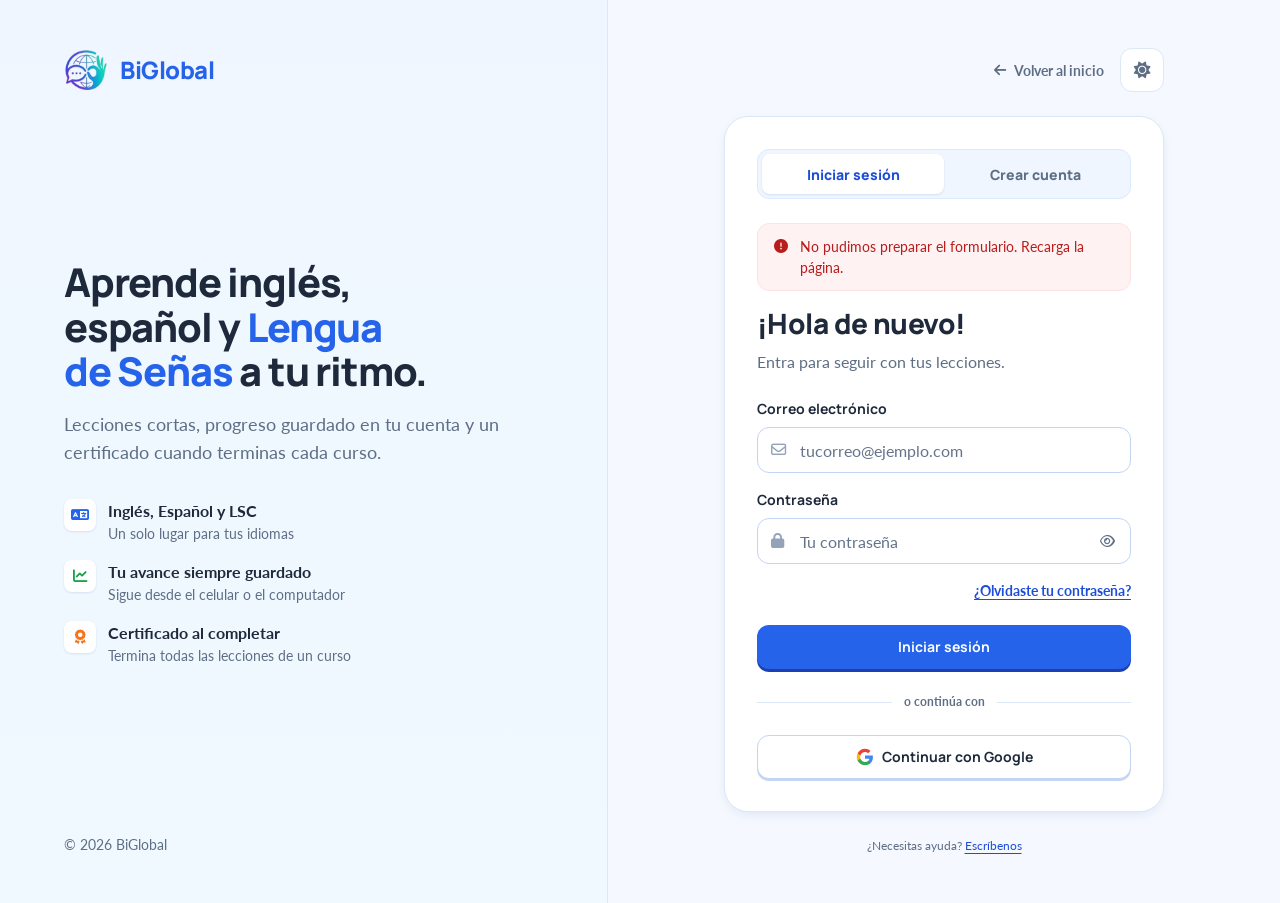
<file: src/auth/login.html>
<!DOCTYPE html>
<html lang="es">

<head>
    <meta charset="UTF-8">
    <meta name="viewport" content="width=device-width, initial-scale=1.0, viewport-fit=cover">
    <script src="../js/tema.js"></script>
    <meta name="theme-color" content="#EFF6FF">
    <title>Inicia sesión | BiGlobal</title>

    <link rel="preconnect" href="https://fonts.googleapis.com">
    <link rel="preconnect" href="https://fonts.gstatic.com" crossorigin>
    <link rel="stylesheet" href="https://fonts.googleapis.com/css2?family=Lato:wght@400;700&family=Manrope:wght@600;700;800&display=swap">
    <link rel="stylesheet" href="https://cdnjs.cloudflare.com/ajax/libs/font-awesome/6.5.2/css/all.min.css" integrity="sha384-PPIZEGYM1v8zp5Py7UjFb79S58UeqCL9pYVnVPURKEqvioPROaVAJKKLzvH2rDnI" crossorigin="anonymous" referrerpolicy="no-referrer">

    <!-- Sistema de diseño BiGlobal -->
    <link rel="stylesheet" href="../css/tokens.css">
    <link rel="stylesheet" href="../css/componentes.css">
    <link rel="stylesheet" href="../css/auth.css">
</head>

<body class="auth-body">
    <a class="saltar-contenido" href="#contenido">Saltar al formulario</a>

    <div class="auth-layout">

        <!-- ================= PANEL DE MARCA (solo escritorio) ================= -->
        <aside class="auth-marca" aria-label="Sobre BiGlobal">
            <a class="marca-logo" href="../index.html">
                <img src="../img/logo-Biglobal-icono.png" alt="" width="44" height="44">
                BiGlobal
            </a>

            <div class="marca-mensaje">
                <h2>Aprende inglés, español y <span>Lengua de Señas</span> a tu ritmo.</h2>
                <p>Lecciones cortas, progreso guardado en tu cuenta y un certificado cuando terminas cada curso.</p>

                <ul class="marca-beneficios">
                    <li>
                        <i class="fa-solid fa-language" aria-hidden="true"></i>
                        <span>Inglés, Español y LSC<small>Un solo lugar para tus idiomas</small></span>
                    </li>
                    <li>
                        <i class="fa-solid fa-chart-line" aria-hidden="true"></i>
                        <span>Tu avance siempre guardado<small>Sigue desde el celular o el computador</small></span>
                    </li>
                    <li>
                        <i class="fa-solid fa-award" aria-hidden="true"></i>
                        <span>Certificado al completar<small>Termina todas las lecciones de un curso</small></span>
                    </li>
                </ul>
            </div>

            <p class="marca-pie">© 2026 BiGlobal</p>
        </aside>

        <!-- ================= FORMULARIOS ================= -->
        <main id="contenido" class="auth-principal">

            <div class="auth-movil-cabecera">
                <a class="marca-logo" href="../index.html">
                    <img src="../img/logo-Biglobal-icono.png" alt="" width="36" height="36">
                    BiGlobal
                </a>
                <div class="cabecera-acciones">
                    <a class="enlace-volver" href="../index.html">
                        <i class="fa-solid fa-arrow-left" aria-hidden="true"></i> Volver al inicio
                    </a>
                    <button class="boton-tema" type="button" data-alternar-tema aria-label="Cambiar a modo oscuro">
                        <i class="fa-solid fa-sun icono-sol" aria-hidden="true"></i>
                        <i class="fa-solid fa-moon icono-luna" aria-hidden="true"></i>
                    </button>
                </div>
            </div>

            <div class="auth-card">

                <!-- Pestañas -->
                <div class="pestanas" role="tablist" aria-label="Elige una opción" data-activa="login">
                    <button type="button" class="pestana" role="tab" id="tab-login"
                            aria-selected="true" aria-controls="panel-login">Iniciar sesión</button>
                    <button type="button" class="pestana" role="tab" id="tab-registro"
                            aria-selected="false" aria-controls="panel-registro" tabindex="-1">Crear cuenta</button>
                </div>

                <!-- Mensajes de éxito o error (los lee también el lector de pantalla) -->
                <div id="mensaje-auth" role="status" aria-live="polite"></div>

                <!-- ============ INICIAR SESIÓN ============ -->
                <div id="panel-login" role="tabpanel" aria-labelledby="tab-login">
                <form id="form-login" class="form-auth" novalidate>
                    <h1 class="auth-title">¡Hola de nuevo!</h1>
                    <p class="auth-text">Entra para seguir con tus lecciones.</p>

                    <div class="campo">
                        <label class="campo__etiqueta" for="login-email">Correo electrónico</label>
                        <div class="entrada-con-icono">
                            <i class="fa-regular fa-envelope" aria-hidden="true"></i>
                            <input class="entrada" type="email" id="login-email" name="correo"
                                   autocomplete="email" inputmode="email" placeholder="tucorreo@ejemplo.com" required>
                        </div>
                    </div>

                    <div class="campo">
                        <label class="campo__etiqueta" for="login-password">Contraseña</label>
                        <div class="entrada-con-icono">
                            <i class="fa-solid fa-lock" aria-hidden="true"></i>
                            <input class="entrada entrada--con-boton" type="password" id="login-password" name="password"
                                   autocomplete="current-password" placeholder="Tu contraseña" required>
                            <button type="button" class="ver-password" data-ver="login-password" aria-label="Mostrar contraseña">
                                <i class="fa-regular fa-eye" aria-hidden="true"></i>
                            </button>
                        </div>
                    </div>

                    <div class="fila-opciones" style="justify-content: flex-end;">
                        <a class="enlace-fuerte" href="recuperar.php">¿Olvidaste tu contraseña?</a>
                    </div>

                    <button type="submit" class="boton boton--primario boton--bloque">Iniciar sesión</button>
                    <input type="hidden" name="csrf_token" value="">
                </form>
                </div>

                <!-- ============ CREAR CUENTA ============ -->
                <div id="panel-registro" role="tabpanel" aria-labelledby="tab-registro" hidden>
                <form id="form-register" class="form-auth" novalidate>
                    <h1 class="auth-title">Crea tu cuenta gratis</h1>
                    <p class="auth-text">Tu primera lección está a un minuto.</p>

                    <div class="campo">
                        <label class="campo__etiqueta" for="reg-name">Nombre completo</label>
                        <div class="entrada-con-icono">
                            <i class="fa-regular fa-user" aria-hidden="true"></i>
                            <input class="entrada" type="text" id="reg-name" name="nombre" maxlength="200"
                                   autocomplete="name" placeholder="Nombre y apellido" required>
                        </div>
                    </div>

                    <div class="campo">
                        <label class="campo__etiqueta" for="reg-email">Correo electrónico</label>
                        <div class="entrada-con-icono">
                            <i class="fa-regular fa-envelope" aria-hidden="true"></i>
                            <input class="entrada" type="email" id="reg-email" name="correo" maxlength="150"
                                   autocomplete="email" inputmode="email" placeholder="tucorreo@ejemplo.com" required>
                        </div>
                    </div>

                    <div class="campo">
                        <label class="campo__etiqueta" for="reg-password">Contraseña</label>
                        <div class="entrada-con-icono">
                            <i class="fa-solid fa-lock" aria-hidden="true"></i>
                            <input class="entrada entrada--con-boton" type="password" id="reg-password" name="password"
                                   autocomplete="new-password" placeholder="Crea una contraseña"
                                   aria-describedby="reglas-password" required>
                            <button type="button" class="ver-password" data-ver="reg-password" aria-label="Mostrar contraseña">
                                <i class="fa-regular fa-eye" aria-hidden="true"></i>
                            </button>
                        </div>
                        <div class="medidor" id="medidor" data-nivel="0" aria-hidden="true">
                            <span></span><span></span><span></span><span></span>
                        </div>
                        <p class="campo__ayuda" id="reglas-password">Mínimo 6 caracteres.</p>
                    </div>

                    <div class="campo">
                        <label class="campo__etiqueta" for="reg-confirm">Confirma la contraseña</label>
                        <div class="entrada-con-icono">
                            <i class="fa-solid fa-lock" aria-hidden="true"></i>
                            <input class="entrada entrada--con-boton" type="password" id="reg-confirm" name="confirm_password"
                                   autocomplete="new-password" placeholder="Escríbela otra vez"
                                   aria-describedby="match-error" required>
                            <button type="button" class="ver-password" data-ver="reg-confirm" aria-label="Mostrar contraseña">
                                <i class="fa-regular fa-eye" aria-hidden="true"></i>
                            </button>
                        </div>
                        <p class="campo__error" id="match-error" hidden>Las contraseñas no coinciden.</p>
                    </div>

                    <fieldset class="roles">
                        <legend class="campo__etiqueta">Quiero usar BiGlobal como</legend>
                        <div class="rol-opcion">
                            <input type="radio" name="reg-role" id="reg-role-estudiante" value="estudiante" checked>
                            <label for="reg-role-estudiante">Estudiante<small>Tomar cursos</small></label>
                        </div>
                        <div class="rol-opcion">
                            <input type="radio" name="reg-role" id="reg-role-docente" value="docente">
                            <label for="reg-role-docente">Docente<small>Crear cursos</small></label>
                        </div>
                    </fieldset>
                    <p class="campo__ayuda" id="role-choice-hint" hidden style="margin-top: var(--esp-2);">
                        Las cuentas de docente quedan pendientes hasta que un administrador revise tus documentos y las apruebe.
                    </p>

                    <!-- Solo para docentes: idioma y diplomas (se muestra al elegir "Docente") -->
                    <div class="docente-extra" id="docente-extra" hidden>
                        <div class="campo">
                            <label class="campo__etiqueta" for="reg-idioma">Idioma que vas a enseñar</label>
                            <select class="entrada" id="reg-idioma">
                                <option value="">Elige un idioma</option>
                            </select>
                        </div>
                        <div class="campo">
                            <label class="campo__etiqueta" for="reg-documentos">Diplomas o certificados</label>
                            <input class="entrada" type="file" id="reg-documentos" multiple
                                   accept=".pdf,.jpg,.jpeg,.png,application/pdf,image/jpeg,image/png" aria-describedby="reg-documentos-ayuda">
                            <p class="campo__ayuda" id="reg-documentos-ayuda">
                                Que acrediten tu dominio del idioma. PDF, JPG o PNG, máximo 5 MB cada uno y hasta 5 archivos.
                            </p>
                        </div>
                    </div>

                    <div class="fila-opciones">
                        <label class="casilla" for="terms">
                            <input type="checkbox" id="terms" required>
                            <span>Acepto los <a href="../terminos.html" target="_blank" rel="noopener">términos</a>
                                y la <a href="../privacidad.html" target="_blank" rel="noopener">política de privacidad</a>.</span>
                        </label>
                    </div>

                    <button type="submit" class="boton boton--primario boton--bloque">Crear cuenta</button>
                    <input type="hidden" name="csrf_token" value="">
                </form>
                </div>

                <div class="separador">o continúa con</div>

                <a class="boton boton-google boton--bloque" href="google_login.php">
                    <svg viewBox="0 0 24 24" aria-hidden="true">
                        <path fill="#4285F4" d="M22.56 12.25c0-.78-.07-1.53-.2-2.25H12v4.26h5.92c-.26 1.37-1.04 2.53-2.21 3.31v2.77h3.57c2.08-1.92 3.28-4.74 3.28-8.09z" />
                        <path fill="#34A853" d="M12 23c2.97 0 5.46-.98 7.28-2.66l-3.57-2.77c-.98.66-2.23 1.06-3.71 1.06-2.86 0-5.29-1.93-6.16-4.53H2.18v2.84C3.99 20.53 7.7 23 12 23z" />
                        <path fill="#FBBC05" d="M5.84 14.09c-.22-.66-.35-1.36-.35-2.09s.13-1.43.35-2.09V7.06H2.18C1.43 8.55 1 10.22 1 12s.43 3.45 1.18 4.94l2.85-2.22.81-.63z" />
                        <path fill="#EA4335" d="M12 5.38c1.62 0 3.06.56 4.21 1.64l3.15-3.15C17.45 2.09 14.97 1 12 1 7.7 1 3.99 3.47 2.18 7.06l3.66 2.84c.87-2.6 3.3-4.52 6.16-4.52z" />
                    </svg>
                    Continuar con Google
                </a>
            </div>

            <p class="nota-legal">
                ¿Necesitas ayuda? <a href="../contacto.html">Escríbenos</a>
            </p>
        </main>
    </div>

    <script src="../js/login.js"></script>
</body>

</html>
</file>
<file: src/css/tokens.css>
/* ==========================================================================
   BiGlobal · TOKENS DE DISEÑO
   --------------------------------------------------------------------------
   Este archivo es la "fuente de verdad" de colores, tipografías, bordes,
   sombras, espaciado y animaciones. Lo cargan TODAS las pantallas
   (página principal, login, estudiante y admin).

   Regla de oro: si necesitas un color, usa una variable de aquí.
   Si cambias un valor aquí, cambia en toda la plataforma.
   ========================================================================== */

:root {
    /* ---------- Azul BiGlobal (color principal) ---------- */
    --azul-50:  #EFF6FF;   /* fondo azul muy claro (hero, secciones) */
    --azul-100: #DBEAFE;   /* acento suave, estados activos */
    --azul-200: #BFDBFE;
    --azul-300: #93C5FD;
    --azul-500: #3B82F6;
    --azul-600: #2563EB;   /* botones y títulos de marca */
    --azul-700: #1D4ED8;   /* hover */
    --azul-800: #1E40AF;
    --azul-900: #1E3A8A;
    --celeste-50:  #F0F9FF;
    --celeste-100: #E0F2FE;
    --celeste-600: #0284C7;

    /* ---------- Acentos tipo Duolingo (solo como acento) ---------- */
    --verde-50:  #F0FDF4;
    --verde-100: #DCFCE7;   /* fondo de éxito */
    --verde-500: #22C55E;   /* barras de progreso */
    --verde-600: #16A34A;
    --verde-700: #15803D;   /* texto de éxito (contraste AA) */

    --naranja-50:  #FFF7ED;
    --naranja-100: #FFEDD5; /* fondo de rachas y logros */
    --naranja-500: #F97316;
    --naranja-700: #C2410C; /* texto naranja (contraste AA) */

    --rojo-50:  #FEF2F2;
    --rojo-100: #FEE2E2;
    --rojo-600: #DC2626;
    --rojo-700: #B91C1C;

    --ambar-100: #FEF3C7;
    --ambar-700: #B45309;

    /* ---------- Texto y superficies ---------- */
    --texto:        #1E293B;   /* texto principal */
    --texto-suave:  #5E6E85;   /* párrafos secundarios: #64748B un tono más oscuro para cumplir contraste AA sobre el azul claro */
    --texto-tenue:  #94A3B8;   /* solo detalles grandes, no para párrafos */
    --superficie:   #FFFFFF;   /* tarjetas */
    --fondo-app:    #F5F9FF;   /* fondo de los paneles: blanco con un toque azul */
    --borde:        #DCE7F7;   /* bordes con tinte azul */
    --borde-fuerte: #C3D5F0;

    /* ---------- Nombres que ya usaba style.css (compatibilidad) ---------- */
    --color-primario:        var(--azul-600);
    --color-primario-oscuro: var(--azul-700);
    --color-secundario:      var(--azul-50);
    --color-texto:           var(--texto);
    --color-texto-suave:     var(--texto-suave);
    --blanco:                #FFFFFF;

    /* ---------- Tipografía ---------- */
    --fuente-titulo: "Manrope", system-ui, -apple-system, "Segoe UI", sans-serif;
    --fuente-texto:  "Lato", system-ui, -apple-system, "Segoe UI", sans-serif;

    --texto-xs:   0.75rem;    /* 12px */
    --texto-sm:   0.875rem;   /* 14px */
    --texto-base: 1rem;       /* 16px */
    --texto-lg:   1.125rem;   /* 18px */
    --texto-xl:   1.375rem;   /* 22px */
    --texto-2xl:  1.75rem;    /* 28px */
    --texto-3xl:  clamp(2rem, 1.4rem + 2.4vw, 3rem);

    /* ---------- Espaciado (múltiplos de 4px) ---------- */
    --esp-1: 0.25rem;  --esp-2: 0.5rem;  --esp-3: 0.75rem;  --esp-4: 1rem;
    --esp-5: 1.25rem;  --esp-6: 1.5rem;  --esp-8: 2rem;     --esp-10: 2.5rem;
    --esp-12: 3rem;    --esp-16: 4rem;

    /* ---------- Bordes redondeados ---------- */
    --radio-sm:   8px;
    --radio:      12px;
    --radio-lg:   16px;
    --radio-xl:   24px;
    --radio-pill: 999px;

    /* ---------- Sombras (con tinte azul, nunca negras puras) ---------- */
    --sombra-1: 0 1px 2px rgba(30, 58, 138, 0.06), 0 1px 3px rgba(30, 58, 138, 0.06);
    --sombra-2: 0 4px 14px -4px rgba(30, 58, 138, 0.14);
    --sombra-3: 0 18px 40px -16px rgba(30, 58, 138, 0.28);
    /* Botón "3D" tipo Duolingo: borde inferior más oscuro */
    --sombra-boton: 0 3px 0 var(--azul-800);

    /* ---------- Movimiento ---------- */
    --ease-out:    cubic-bezier(0.23, 1, 0.32, 1);    /* entradas y respuestas */
    --ease-in-out: cubic-bezier(0.77, 0, 0.175, 1);   /* movimiento en pantalla */
    --dur-rapida:  140ms;   /* presionar botones */
    --dur:         200ms;   /* hover, menús */
    --dur-lenta:   280ms;   /* paneles, modales (máximo) */

    /* ---------- Foco con teclado ---------- */
    --foco: 0 0 0 3px rgba(37, 99, 235, 0.35);

    /* ---------- Tokens con función (cambian en modo oscuro) ----------
       Úsalos en vez del color directo cuando el color cumple un papel:
       "texto de marca", "fondo de botón al pasar el mouse", etc. */
    --marca-texto:       var(--azul-600);   /* logo, íconos y títulos azules */
    --azul-hover:        #1D4ED8;           /* fondo del botón principal al pasar el mouse */
    --azul-sombra:       #1E40AF;           /* "borde inferior" 3D de los botones */
    --verde-fondo:       #15803D;           /* fondo de botones y cabeceras verdes */
    --verde-sombra:      #14532D;
    --naranja-fondo:     #C2410C;           /* cabecera naranja de cursos */
    --neutro-50:         #F8FAFC;
    --neutro-100:        #EEF2F7;           /* chips y marcas grises */
    --celeste-800:       #075985;
    --ambar-200:         #FDE68A;
    --texto-placeholder: #64748B;
    --toast-fondo:       #1E293B;
    --superficie-vidrio: rgba(255, 255, 255, 0.92);  /* barras fijas con desenfoque */

    color-scheme: light;
}

/* ==========================================================================
   MODO OSCURO
   --------------------------------------------------------------------------
   Se activa con <html data-tema="oscuro"> (lo pone src/js/tema.js antes
   de pintar la página). Solo cambian las variables: ningún componente
   necesita estilos duplicados.
   - Los tonos claros (50-300) que se usan como FONDO pasan a azules oscuros.
   - Los tonos oscuros (700-900) que se usan como TEXTO pasan a tonos claros.
   - Los colores de botón (azul-600, verde-fondo...) se quedan igual para que
     el texto blanco siga cumpliendo contraste AA.
   Contraste revisado: texto 14.7:1, texto-suave 8.3:1, enlaces 9.6:1.
   ========================================================================== */
:root[data-tema="oscuro"] {
    --azul-50:  #0F1D38;
    --azul-100: #17305C;
    --azul-200: #1F3F78;
    --azul-300: #3B5F9E;
    --azul-700: #93C5FD;
    --azul-800: #BFDBFE;
    --azul-900: #DBEAFE;
    --celeste-50:  #0E1E33;
    --celeste-100: #0F2E45;
    --celeste-600: #7DD3FC;
    --celeste-800: #BAE6FD;

    --verde-50:  #0D2219;
    --verde-100: #11331F;
    --verde-700: #86EFAC;
    --naranja-50:  #2A1A0C;
    --naranja-100: #3A230F;
    --naranja-700: #FDBA74;
    --rojo-50:  #2A1215;
    --rojo-100: #3D171C;
    --rojo-700: #FCA5A5;
    --ambar-100: #33270B;
    --ambar-200: #5C4512;
    --ambar-700: #FCD34D;

    --texto:        #E6EDF7;
    --texto-suave:  #A7B4C8;
    --texto-tenue:  #7D8BA3;
    --superficie:   #111A2E;
    --fondo-app:    #0B1220;
    --borde:        #22324F;
    --borde-fuerte: #2E4366;

    --marca-texto:       #60A5FA;
    --neutro-50:         #0F1729;
    --neutro-100:        #1C2840;
    --texto-placeholder: #8592A8;
    --toast-fondo:       #22324F;
    --superficie-vidrio: rgba(17, 26, 46, 0.92);
    --blanco:            #111A2E;   /* en style.css "blanco" se usa como fondo de sección */

    --sombra-1: 0 1px 2px rgba(0, 0, 0, 0.35);
    --sombra-2: 0 4px 14px -4px rgba(0, 0, 0, 0.55);
    --sombra-3: 0 18px 40px -16px rgba(0, 0, 0, 0.7);
    --foco: 0 0 0 3px rgba(96, 165, 250, 0.45);

    color-scheme: dark;
}

/* Transición suave SOLO al cambiar de tema con el botón (no al cargar) */
:root[data-tema-cambiando] *,
:root[data-tema-cambiando] *::before,
:root[data-tema-cambiando] *::after {
    transition: background-color 200ms ease, border-color 200ms ease, color 200ms ease, fill 200ms ease !important;
}

/* ==========================================================================
   BOTÓN DE TEMA (el mismo en todas las pantallas)
   <button class="boton-tema" type="button" data-alternar-tema>...</button>
   ========================================================================== */
.boton-tema {
    position: relative;
    width: 44px;
    height: 44px;
    flex: 0 0 auto;
    display: inline-grid;
    place-items: center;
    padding: 0;
    border: 1px solid var(--borde);
    border-radius: var(--radio);
    background: var(--superficie);
    color: var(--texto-suave);
    cursor: pointer;
    overflow: hidden;
    transition: background-color var(--dur) ease, color var(--dur) ease, transform var(--dur-rapida) var(--ease-out);
}

.boton-tema:active { transform: scale(0.94); }

@media (hover: hover) and (pointer: fine) {
    .boton-tema:hover { background: var(--azul-50); color: var(--marca-texto); }
}

/* Sol y luna: se cruzan girando un poco al cambiar */
.boton-tema i {
    grid-area: 1 / 1;
    font-size: 1.05rem;
    transition: transform 260ms var(--ease-out), opacity 180ms ease;
}

.boton-tema .icono-luna { transform: rotate(-30deg) scale(0.6); opacity: 0; }
:root[data-tema="oscuro"] .boton-tema .icono-sol  { transform: rotate(30deg) scale(0.6); opacity: 0; }
:root[data-tema="oscuro"] .boton-tema .icono-luna { transform: none; opacity: 1; }

/* ==========================================================================
   BASE COMPARTIDA
   ========================================================================== */

/* Selección de texto y cursor con los colores de la marca */
::selection {
    background: var(--azul-100);
    color: var(--azul-900);
}

html {
    -webkit-text-size-adjust: 100%;
    -webkit-tap-highlight-color: transparent;  /* sin destello gris al tocar en celular */
}

body {
    caret-color: var(--azul-600);
    accent-color: var(--azul-600);
    -webkit-font-smoothing: antialiased;
    text-rendering: optimizeLegibility;
}

/* El atributo hidden siempre oculta, aunque la clase tenga display: flex o grid */
[hidden] {
    display: none !important;
}

/* Números alineados en tablas y contadores */
table, .numeros {
    font-variant-numeric: tabular-nums;
}

/* Foco visible SOLO cuando se navega con teclado */
:focus-visible {
    outline: 2px solid var(--azul-600);
    outline-offset: 2px;
}

:focus:not(:focus-visible) {
    outline: none;
}

/* Barras de desplazamiento suaves y azuladas */
* {
    scrollbar-width: thin;
    scrollbar-color: var(--borde-fuerte) transparent;
}

/* Texto solo para lectores de pantalla */
.sr-only {
    position: absolute !important;
    width: 1px; height: 1px;
    padding: 0; margin: -1px;
    overflow: hidden; clip: rect(0, 0, 0, 0);
    white-space: nowrap; border: 0;
}

/* Enlace "saltar al contenido" para usuarios de teclado */
.saltar-contenido {
    position: absolute;
    left: var(--esp-4);
    top: -100px;
    z-index: 2000;
    padding: var(--esp-2) var(--esp-4);
    background: var(--azul-600);
    color: #fff;
    border-radius: var(--radio-sm);
    font-weight: 700;
    text-decoration: none;
}

.saltar-contenido:focus {
    top: var(--esp-4);
}

/* Respeto a quien pidió menos movimiento en su sistema:
   se quitan desplazamientos, se dejan cambios de color/opacidad cortos. */
@media (prefers-reduced-motion: reduce) {
    *, *::before, *::after {
        animation-duration: 1ms !important;
        animation-iteration-count: 1 !important;
        transition-duration: 1ms !important;
        scroll-behavior: auto !important;
    }
}
</file>
<file: src/css/style.css>
/* ==========================================================================
   BiGlobal · PÁGINA PRINCIPAL (index.html)
   Los colores, fuentes y sombras vienen de tokens.css (se carga antes).
   Aquí solo van los estilos propios de la página principal.
   ========================================================================== */

body {
    background-color: var(--superficie);
    color: var(--color-texto);
    font-family: var(--fuente-texto);
    margin: 0;
    padding: 0;
}

h1,
h2,
h3,
h4,
h5,
h6 {
    font-family: var(--fuente-titulo);
    color: var(--color-texto);
    margin: 0;
}

.color-primario {
    color: var(--marca-texto) !important;
}

/* ==========================================================================
   BARRA DE NAVEGACIÓN
   ========================================================================== */
.barra-navegacion {
    background-color: var(--superficie);
    padding: 1rem 0;
    box-shadow: var(--sombra-1);
    position: sticky;
    top: 0;
    z-index: 1000;
}

.contenedor-logo {
    display: flex;
    align-items: center;
    text-decoration: none;
}

.logo-img {
    height: 48px;
    width: auto;
    margin-right: 10px;
}

.logo-texto {
    font-family: var(--fuente-titulo);
    font-weight: 800;
    font-size: 1.5rem;
    color: var(--marca-texto);
}

.navbar-nav {
    margin: 0 auto;
}

.nav-link {
    color: var(--color-texto) !important;
    font-weight: 600;
    padding: 0.5rem 1.2rem;
    transition: color 0.3s ease;
}

.nav-link:hover {
    color: var(--marca-texto) !important;
}

.botones-acceso {
    display: flex;
    align-items: center;
    gap: 1rem;
}

@media (max-width: 991px) {
    .botones-acceso {
        margin-top: 1.5rem;
        flex-direction: column;
        align-items: stretch;
    }
}

/* ==========================================================================
   BOTONES PERSONALIZADOS
   ========================================================================== */
/* Mismo estilo que .boton--primario / .boton--secundario de componentes.css:
   radio de 12px y un "borde inferior" que se hunde al presionar (estilo Duolingo). */
.btn-principal,
.btn-secundario {
    display: inline-flex;
    align-items: center;
    justify-content: center;
    gap: 0.5rem;
    min-height: 44px;
    padding: 0.6rem 1.4rem;
    border-radius: var(--radio);
    font-family: var(--fuente-titulo);
    font-weight: 700;
    text-decoration: none;
    text-align: center;
    transition:
        background-color var(--dur) ease,
        border-color var(--dur) ease,
        box-shadow var(--dur-rapida) var(--ease-out),
        transform var(--dur-rapida) var(--ease-out);
}

.btn-principal {
    background-color: var(--color-primario);
    color: #FFFFFF !important;
    border: 2px solid var(--color-primario);
    box-shadow: var(--sombra-boton);
}

.btn-secundario {
    background-color: var(--superficie);
    color: var(--azul-700) !important;
    border: 2px solid var(--azul-200);
    box-shadow: 0 3px 0 var(--azul-200);
}

.btn-principal:active,
.btn-secundario:active {
    transform: translateY(2px);
    box-shadow: 0 1px 0 var(--azul-sombra);
}

.btn-secundario:active { box-shadow: 0 1px 0 var(--azul-200); }

@media (hover: hover) and (pointer: fine) {
    .btn-principal:hover {
        background-color: var(--azul-hover);
        border-color: var(--azul-hover);
    }

    .btn-secundario:hover {
        background-color: var(--color-secundario);
        border-color: var(--azul-300);
    }
}

.btn-grande {
    padding: 0.8rem 1.8rem;
    font-size: 1.05rem;
}

/* ==========================================================================
   SECCIÓN HERO (PORTADA)
   ========================================================================== */
.seccion-hero {
    padding: 5rem 0;
    background: linear-gradient(180deg, var(--color-secundario) 0%, var(--superficie) 100%);
    min-height: calc(80vh - 80px);
}

.contenedor-fila-hero {
    align-items: center;
}

@media (max-width: 991px) {
    .contenedor-fila-hero {
        flex-direction: column-reverse;
        gap: 3rem;
        text-align: center;
    }
}

.etiqueta-alerta {
    display: inline-block;
    background-color: var(--azul-100);
    color: var(--azul-800);
    font-family: var(--fuente-titulo);
    font-weight: 700;
    font-size: 0.85rem;
    padding: 0.5rem 1rem;
    border-radius: 50px;
    margin-bottom: 1.5rem;
}

.titulo-principal {
    font-size: 3.2rem;
    font-weight: 800;
    letter-spacing: -0.03em;
    text-wrap: balance;
    line-height: 1.15;
    margin-bottom: 1.5rem;
    color: var(--texto);
}

.descripcion-hero {
    font-size: 1.2rem;
    line-height: 1.6;
    margin-bottom: 2rem;
    color: var(--color-texto-suave);
}

.contenedor-botones-hero {
    display: flex;
    flex-wrap: wrap;
    gap: 1rem;
}

@media (max-width: 991px) {
    .contenedor-botones-hero {
        justify-content: center;
    }

    .titulo-principal {
        font-size: 2.4rem;
    }
}

/* ==========================================================================
    ESTILOS PARA LA IMG PRINCIPLAL (HERO)
   ========================================================================== */
.col-imagen-mascota {
    position: relative;
    display: flex;
    justify-content: center;
    align-items: center;
    min-height: 420px;
}

/* Resplandor suave detrás de los estudiantes */
.fondo-resplandor-hero {
    position: absolute;
    width: 380px;
    height: 380px;
    background: linear-gradient(135deg, var(--azul-100) 0%, var(--naranja-100) 100%);
    border-radius: 50%;
    filter: blur(50px);
    z-index: 1;
    opacity: 0.85;
    top: 50%;
    left: 50%;
    transform: translate(-50%, -50%);
}

/* Sombra adaptada a la silueta humana */
.imagen-hero-estudiantes {
    z-index: 2;
    max-height: 520px;
    width: auto;
    filter: drop-shadow(0 20px 25px rgba(0, 0, 0, 0.12));
    transition: transform 0.4s cubic-bezier(0.175, 0.885, 0.32, 1.275);
}

.imagen-hero-estudiantes-desactivado {
    transform: scale(1.03);
}

/* Tarjeta flotante con efecto vidrio y animación */
.tarjeta-flotante-hero {
    position: absolute;
    bottom: 30px;
    left: 10%;
    z-index: 3;
    background: var(--superficie-vidrio);
    -webkit-backdrop-filter: blur(12px);
    backdrop-filter: blur(12px);
    border: 1px solid rgba(226, 232, 240, 0.8);
    padding: 0.75rem 1.25rem;
    border-radius: 16px;
    box-shadow: 0 15px 30px -5px rgba(0, 0, 0, 0.1);

}
.icono-flotante {
    width: 40px;
    height: 40px;
    border-radius: 10px;
    display: flex;
    align-items: center;
    justify-content: center;
    font-size: 1.1rem;
}

/* Animación de flotación suave */
@keyframes flotar {
    0% {
        transform: translateY(0px);
    }
    100% {
        transform: translateY(-12px);
    }
}

/* Ajuste responsive para pantallas móviles */
@media (max-width: 768px) {
    .fondo-resplandor-hero {
        width: 260px;
        height: 260px;
    }
    .imagen-hero-estudiantes {
        max-height: 380px;
    }
    
    /* Ajustes para que la tarjeta flotante se adapte perfecto al celular */
    .tarjeta-flotante-hero {
        bottom: 15px;
        left: 5%;
        padding: 0.5rem 0.85rem;
        border-radius: 12px;
        box-shadow: 0 10px 20px -5px rgba(0, 0, 0, 0.15);
    }
    
    .icono-flotante {
        width: 32px;
        height: 32px;
        font-size: 0.9rem;
    }
    
    .tarjeta-flotante-hero .fw-bold {
        font-size: 0.8rem !important;
    }
    
    .tarjeta-flotante-hero .text-muted {
        font-size: 0.75rem !important;
    }
}

/* ==========================================================================
    BARRA DE CARACTERÍSTICAS
   ========================================================================== */
.barra-caracteristicas {
    background-color: var(--superficie);
    border-top: 1px solid var(--borde);
    border-bottom: 1px solid var(--borde);
}

.fila-caracteristicas {
    display: flex;
    flex-wrap: wrap;
    justify-content: center;
    gap: 2rem;
}

.fila-caracteristicas .col {
    text-align: center;
    min-width: 140px;
    flex: 1;
}

.fila-caracteristicas i,
.fila-caracteristicas img {
    font-size: 2rem;
    width: 48px;
    height: 48px;
    object-fit: contain;
    color: var(--marca-texto);
    margin-bottom: 0.8rem;
    transition: transform 0.2s ease;
}

.fila-caracteristicas .col:hover img,
.fila-caracteristicas .col:hover i {
    transform: scale(1.1);
}

/* ==========================================================================
    ESTILOS PARA LA SECCIÓN DE VENTAJAS ("¿Por qué usar nuestra plataforma?")
   ========================================================================== */
.seccion-ventajas {
    background-color: var(--fondo-app);
    padding: 5rem 0;
}

.tarjeta-ventaja {
    background-color: var(--superficie);
    border: 1px solid var(--borde);
    border-radius: 16px;
    padding: 2rem 1.5rem;
    height: 100%;
    transition: transform var(--dur) var(--ease-out), box-shadow var(--dur) ease, border-color var(--dur) ease, background-color var(--dur) ease, color var(--dur) ease;
    display: flex;
    flex-direction: column;
}

.tarjeta-ventaja:hover {
    transform: translateY(-5px);
    border-color: var(--color-primario);
    box-shadow: 0 12px 24px -10px rgba(0, 0, 0, 0.08);
}

.icono-ventaja {
    width: 50px;
    height: 50px;
    border-radius: 12px;
    display: flex;
    align-items: center;
    justify-content: center;
    font-size: 1.25rem;
    margin-bottom: 1.25rem;
}

/* Tonos suaves de fondo para los iconos de las ventajas */
.fondo-verde-suave {
    background-color: var(--verde-100);
    color: var(--verde-700);
}

.fondo-naranja-suave {
    background-color: var(--naranja-100);
    color: var(--naranja-700);
}

.fondo-azul-suave {
    background-color: var(--azul-100);
    color: var(--marca-texto);
}

.fondo-celeste-suave {
    background-color: var(--celeste-100);
    color: var(--celeste-600);
}

/* ==========================================================================
    ESTILOS PARA LA SECCIÓN DEL MÉTODO (CÓMO FUNCIONA)
   ========================================================================== */
.tarjeta-metodo {
    background-color: var(--superficie);
    border: 1px solid var(--borde);
    border-radius: 16px;
    padding: 2.5rem 2rem;
    height: 100%;
    position: relative;
    transition: transform var(--dur) var(--ease-out), box-shadow var(--dur) ease, border-color var(--dur) ease, background-color var(--dur) ease, color var(--dur) ease;
    display: flex;
    flex-direction: column;
}

.tarjeta-metodo:hover {
    transform: translateY(-5px);
    border-color: var(--color-primario);
    box-shadow: 0 12px 24px -10px rgba(0, 0, 0, 0.08);
}

.numero-paso {
    position: absolute;
    top: 1.5rem;
    right: 1.5rem;
    font-size: 1.5rem;
    font-weight: 800;
    color: var(--marca-texto);
    font-family: var(--fuente-titulo);
}

.icono-metodo {
    width: 50px;
    height: 50px;
    border-radius: 12px;
    display: flex;
    align-items: center;
    justify-content: center;
    font-size: 1.25rem;
}

/* ==========================================================================
    SECCIÓN DE CURSOS 
   ========================================================================== */
.seccion-cursos {
    padding: 5rem 0;
    background-color: var(--fondo-app);
}

.tarjeta-curso {
    background: var(--blanco);
    border-radius: 16px;
    overflow: hidden;
    border: 1px solid var(--borde);
    transition: transform 0.3s ease, box-shadow 0.3s ease;
    height: 100%;
    display: flex;
    flex-direction: column;
}

.tarjeta-curso:hover {
    transform: translateY(-5px);
    box-shadow: 0 12px 24px -10px rgba(0, 0, 0, 0.08);
}

.cabecera-curso {
    height: 140px;
    padding: 1.2rem;
    position: relative;
    display: flex;
    justify-content: space-between;
    align-items: flex-start;
    background-size: 16px 16px;
    background-image: radial-gradient(rgba(255, 255, 255, 0.25) 1.5px, transparent 1.5px);
}

.fondo-verde {
    background-color: var(--verde-fondo);
}

.fondo-verde-claro {
    background-color: var(--verde-600);
}

.fondo-azul {
    background-color: var(--azul-600);
}

.fondo-naranja {
    background-color: var(--naranja-fondo);
}

.fondo-lima {
    background-color: #84CC16;
}

.fondo-rojo {
    background-color: #EF4444;
}

.etiqueta-curso {
    background-color: rgba(15, 23, 42, 0.22);
    color: #FFFFFF;
    padding: 0.25rem 0.75rem;
    border-radius: 50px;
    font-size: 0.75rem;
    font-weight: 700;
    -webkit-backdrop-filter: blur(4px);
    backdrop-filter: blur(4px);
}

.etiqueta-nivel {
    background-color: var(--superficie);
    color: var(--color-texto);
    padding: 0.25rem 0.75rem;
    border-radius: 50px;
    font-size: 0.75rem;
    font-weight: 700;
}

.boton-reproducir {
    position: absolute;
    bottom: -18px;
    right: 20px;
    width: 40px;
    height: 40px;
    background-color: var(--superficie);
    border-radius: 50%;
    display: flex;
    align-items: center;
    justify-content: center;
    color: var(--verde-700);
    box-shadow: 0 4px 6px -1px rgba(0, 0, 0, 0.1);
    border: none;
    transition: transform 0.2s;
}

.tarjeta-curso:hover .boton-reproducir {
    transform: scale(1.1);
}

.cuerpo-curso {
    padding: 1.8rem 1.2rem 1.2rem;
    display: flex;
    flex-direction: column;
    flex-grow: 1;
}

.titulo-curso {
    font-size: 1.25rem;
    font-weight: 800;
    margin-bottom: 1rem;
    color: var(--color-texto);
}

.detalles-curso {
    display: flex;
    justify-content: space-between;
    color: var(--color-texto-suave);
    font-size: 0.85rem;
    margin-bottom: 1.5rem;
    border-bottom: 1px solid var(--borde);
    padding-bottom: 1rem;
}

.pie-curso {
    display: flex;
    justify-content: space-between;
    align-items: center;
    margin-top: auto;
}

.calificacion {
    font-weight: 700;
    font-size: 0.9rem;
    color: var(--color-texto);
}

.calificacion i {
    color: #FBBF24;
}

.enlace-comenzar {
    color: var(--azul-700);
    font-weight: 700;
    text-decoration: none;
    font-size: 0.9rem;
    transition: color 0.2s;
}

.enlace-comenzar:hover {
    color: var(--azul-800);
}

/* ==========================================================================
   SECCIÓN DE PLANES / PRECIOS
   ========================================================================== */
.seccion-planes {
    padding: 5rem 0;
    background-color: var(--superficie);
}

.tarjeta-plan {
    border: 2px solid var(--borde);
    border-radius: 20px;
    padding: 2.5rem;
    height: 100%;
    transition: transform var(--dur) var(--ease-out), box-shadow var(--dur) ease, border-color var(--dur) ease, background-color var(--dur) ease, color var(--dur) ease;
    background: var(--blanco);
    position: relative;
    display: flex;
    flex-direction: column;
    justify-content: space-between;
}

.tarjeta-plan:hover {
    border-color: var(--color-primario);
    transform: translateY(-5px);
}

.tarjeta-plan.plan-destacado {
    border-color: var(--color-primario);
    background: linear-gradient(180deg, var(--color-secundario) 0%, var(--superficie) 100%);
    box-shadow: 0 20px 25px -5px rgba(37, 99, 235, 0.1);
}

.etiqueta-popular {
    position: absolute;
    top: -12px;
    right: 24px;
    background-color: var(--color-primario);
    color: #FFFFFF;
    font-size: 0.75rem;
    font-weight: 700;
    padding: 0.25rem 0.75rem;
    border-radius: 50px;
}

.precio-plan {
    font-size: 3rem;
    font-weight: 900;
    color: var(--color-texto);
    margin: 1.5rem 0;
}

.precio-plan span {
    font-size: 1rem;
    font-weight: 400;
    color: var(--color-texto-suave);
}

.lista-beneficios {
    list-style: none;
    padding: 0;
    margin: 1.5rem 0 2rem;
}

.lista-beneficios li {
    margin-bottom: 0.8rem;
    color: var(--color-texto-suave);
    display: flex;
    align-items: center;
    gap: 10px;
}

.lista-beneficios i {
    color: var(--verde-600);
}

/* ==========================================================================
    ESTILOS PARA LA SECCIÓN DE PREGUNTAS FRECUENTES (FAQ)
   ========================================================================== */
.seccion-faq {
    background-color: var(--fondo-app);
    padding: 5rem 0;
}

/* Contenedor FAQ con ancho máximo */
.container-faq {
    max-width: 800px;
}

.accordion-item {
    border: 1px solid var(--borde) !important;
    overflow: hidden;
    margin-bottom: 1rem;
    border-radius: 12px !important;
}

.accordion-button {
    font-family: var(--fuente-titulo);
    color: var(--color-texto);
    background-color: var(--superficie);
    box-shadow: none !important;
}

.accordion-button:not(.collapsed) {
    color: var(--marca-texto);
    background-color: var(--color-secundario);
}

.accordion-button:focus {
    border-color: var(--color-primario);
    box-shadow: 0 0 0 0.25rem rgba(37, 99, 235, 0.15) !important;
}

/* ==========================================================================
    PIE DE PÁGINA (FOOTER)
   ========================================================================== */
.pie-pagina {
    background-color: var(--fondo-app);
    border-top: 1px solid var(--borde);
    color: var(--color-texto-suave);
}

.redes-sociales a {
    width: 36px;
    height: 36px;
    background-color: var(--superficie);
    border: 1px solid var(--borde);
    border-radius: 50%;
    display: flex;
    align-items: center;
    justify-content: center;
    color: var(--color-texto);
    text-decoration: none;
    transition: transform var(--dur) var(--ease-out), box-shadow var(--dur) ease, border-color var(--dur) ease, background-color var(--dur) ease, color var(--dur) ease;
}

.redes-sociales a:hover {
    background-color: var(--color-primario);
    border-color: var(--color-primario);
    color: #FFFFFF;
}

/* Footer */
.enlaces-footer li {
    margin-bottom: 0.6rem;
}

.enlaces-footer a,
.enlace-legal {
    color: var(--color-texto-suave);
    text-decoration: none;
    transition: color 0.2s ease;
}

.enlaces-footer a:hover,
.enlace-legal:hover {
    color: var(--marca-texto);
}

.linea-footer {
    border-color: var(--borde);
    margin: 2rem 0 1rem;
}

.campo-boletin {
    border-radius: 8px 0 0 8px;
    border: 1px solid var(--borde-fuerte);
    padding: 0.6rem 1rem;
}

.campo-boletin:focus {
    border-color: var(--color-primario);
    box-shadow: none;
}

.input-group .btn-principal {
    border-radius: 0 8px 8px 0;
    padding: 0.6rem 1.2rem;
}

/* Botón secundario dentro del formulario de registro */
#form-register .btn-secondary {
    margin-top: 10px;
}

/* Primer form-group dentro del formulario de login */
#form-login .form-group:first-of-type {
    margin-top: 16px;
}


/* Texto pequeño en tarjeta flotante */
.texto-pequeno {
    font-size: 0.75rem;
}






/* ==========================================================================
   AJUSTES NUEVOS (sistema de diseño unificado)
   ========================================================================== */

html { scroll-behavior: smooth; scroll-padding-top: 88px; }

/* Secciones alternadas con el azul muy claro de la marca */
.seccion-metodo,
.seccion-planes { background: var(--azul-50); }

.texto-curso {
    color: var(--color-texto-suave);
    font-size: 0.95rem;
    line-height: 1.6;
    margin-bottom: 1.25rem;
}

.detalle-curso {
    color: var(--color-texto-suave);
    font-size: 0.85rem;
    font-weight: 700;
}

.titulo-footer {
    font-size: 1rem;
    font-weight: 800;
    margin-bottom: 1rem;
}

.boton-boletin {
    border-radius: 0 var(--radio) var(--radio) 0 !important;
    box-shadow: none;
    min-height: 0;
}

.boton-boletin:active { transform: none; box-shadow: none; }

.campo-boletin {
    border-radius: var(--radio) 0 0 var(--radio) !important;
    font-size: 1rem;
}

#mensaje-boletin.es-error { color: var(--rojo-700); font-weight: 700; }
#mensaje-boletin.es-info  { color: var(--azul-800); font-weight: 700; }

/* Tarjetas: hover solo con mouse, sin "saltos" */
.tarjeta-ventaja:hover,
.tarjeta-metodo:hover,
.tarjeta-curso:hover { transform: none; }

@media (hover: hover) and (pointer: fine) {
    .tarjeta-ventaja:hover,
    .tarjeta-metodo:hover,
    .tarjeta-curso:hover {
        border-color: var(--azul-300);
        box-shadow: var(--sombra-2);
    }
}

/* Foco visible en enlaces del menú y del footer */
.nav-link:focus-visible,
.enlaces-footer a:focus-visible,
.enlace-legal:focus-visible { outline: 2px solid var(--azul-600); outline-offset: 2px; border-radius: 4px; }

/* Botón de tema + menú de celular, juntos a la derecha de la barra */
.acciones-nav {
    display: flex;
    align-items: center;
    gap: 0.5rem;
    margin-left: auto;
}

@media (min-width: 992px) {
    .acciones-nav { margin-left: 1rem; }
}

.navbar-toggler { border-color: var(--borde); }
:root[data-tema="oscuro"] .navbar-toggler-icon { filter: invert(1) brightness(1.4); }
:root[data-tema="oscuro"] .logo-img { filter: brightness(1.15); }

/* ==========================================================================
   ANIMACIÓN DEL HERO
   - .hero-flotar: sube y baja muy suave, sin parar (solo transform).
   - La imagen se inclina hacia el cursor (lo calcula js/inicio.js).
   - Con "reducir movimiento" activado en el sistema, todo queda quieto.
   ========================================================================== */
.hero-flotar {
    position: relative;
    z-index: 2;
    animation: hero-flotar 6s ease-in-out infinite alternate;
    will-change: transform;
}

@keyframes hero-flotar {
    from { transform: translateY(0); }
    to   { transform: translateY(-12px); }
}

.imagen-hero-estudiantes {
    transform: perspective(900px) rotateX(0deg) rotateY(0deg) scale(1);
    transition: transform 300ms var(--ease-out);
    transform-origin: 50% 60%;
}

/* Mientras el cursor está encima, la imagen responde rápido; al salir vuelve suave */
.hero-flotar.esta-encima .imagen-hero-estudiantes { transition-duration: 120ms; }

.fondo-resplandor-hero {
    transition: transform 400ms var(--ease-out);
}

@media (prefers-reduced-motion: reduce) {
    .hero-flotar { animation: none; }
    .imagen-hero-estudiantes { transition: none; transform: none; }
    .fondo-resplandor-hero { transition: none; }
}

/* ==========================================================================
   HERO CON LECCIÓN DE EJEMPLO Y RUTA DE AVANCE
   Reemplazan a la foto del hero y a las tarjetas de "Cómo funciona".
   ========================================================================== */

.ruta { padding-block: clamp(4rem, 2.5rem + 5vw, 7rem); }

/* ==========================================================================
   ENCABEZADOS DE SECCIÓN (alineados a la izquierda, sin etiquetas encima)
   ========================================================================== */
.encabezado {
    max-width: 40rem;
    margin-bottom: clamp(2.5rem, 2rem + 2vw, 3.5rem);
}

.encabezado__titulo {
    font-size: clamp(1.9rem, 1.3rem + 2.2vw, 2.75rem);
    font-weight: 800;
    letter-spacing: -0.03em;
    line-height: 1.12;
    text-wrap: balance;
}

.encabezado__texto {
    margin-top: 0.75rem;
    font-size: var(--texto-lg);
    line-height: 1.6;
    color: var(--texto-suave);
}

/* Variante: título a la izquierda y texto a la derecha */
.encabezado--dividido {
    max-width: none;
    display: grid;
    grid-template-columns: minmax(0, 1.1fr) minmax(0, 0.9fr);
    gap: 1rem 3rem;
    align-items: end;
    padding-bottom: 2rem;
    border-bottom: 1px solid var(--borde);
}

.encabezado--dividido .encabezado__texto { margin-top: 0; max-width: 28rem; justify-self: end; }

@media (max-width: 767.98px) {
    .encabezado--dividido { grid-template-columns: 1fr; }
    .encabezado--dividido .encabezado__texto { justify-self: start; }
}

/* ==========================================================================
   HERO
   ========================================================================== */
.hero {
    background-color: var(--azul-50);
    padding-block: clamp(3rem, 1.5rem + 5vw, 6rem) clamp(3.5rem, 2rem + 5vw, 6.5rem);
    border-bottom: 1px solid var(--borde);
}

.hero__rejilla {
    display: grid;
    grid-template-columns: minmax(0, 1.08fr) minmax(0, 0.92fr);
    gap: clamp(2.5rem, 1rem + 4vw, 5rem);
    align-items: center;
}

.hero__titulo {
    font-size: clamp(2.35rem, 1.3rem + 3.6vw, 4.1rem);
    font-weight: 800;
    letter-spacing: -0.04em;
    line-height: 1.04;
    text-wrap: balance;
}

.hero__resalte { color: var(--marca-texto); }

.hero__descripcion {
    margin-top: 1.5rem;
    max-width: 34rem;
    font-size: clamp(1.05rem, 1rem + 0.3vw, 1.2rem);
    line-height: 1.65;
    color: var(--texto-suave);
}

.hero__acciones {
    display: flex;
    flex-wrap: wrap;
    gap: 0.75rem;
    margin-top: 2.25rem;
}

.hero__nota {
    display: flex;
    align-items: center;
    gap: 0.5rem;
    margin-top: 1.75rem;
    font-size: var(--texto-sm);
    color: var(--texto-suave);
}

.hero__nota i { color: var(--marca-texto); }

/* En pantallas grandes la nota "señala" hacia la lección */
@media (min-width: 992px) {
    .hero__nota::after {
        content: "";
        width: 2.5rem;
        height: 1px;
        background-color: var(--azul-300);
    }
}

@media (max-width: 991.98px) {
    .hero__rejilla { grid-template-columns: 1fr; }
    .hero__nota { display: none; }
}

/* ==========================================================================
   LECCIÓN DE EJEMPLO (la tarjeta interactiva del hero)
   ========================================================================== */
.leccion {
    width: 100%;
    max-width: 30rem;
    justify-self: end;
}

@media (max-width: 991.98px) {
    .leccion { justify-self: stretch; max-width: 34rem; }
}

.leccion__tarjeta {
    background-color: var(--superficie);
    border: 1px solid var(--borde);
    border-radius: var(--radio-xl);
    box-shadow: var(--sombra-3);
    overflow: hidden;
}

.leccion__panel {
    padding: clamp(1.25rem, 0.9rem + 1.2vw, 1.75rem);
}

/* Pestañas de idioma: la cabecera de la tarjeta */
.leccion__pestanas {
    display: grid;
    grid-template-columns: repeat(3, 1fr);
    gap: 0.25rem;
    padding: 0.4rem;
    background-color: var(--fondo-app);
    border-bottom: 1px solid var(--borde);
}

.leccion__pestana {
    min-height: 36px;
    padding: 0.35rem 0.9rem;
    border: 0;
    border-radius: var(--radio-sm);
    background: transparent;
    color: var(--texto-suave);
    font-family: var(--fuente-titulo);
    font-size: var(--texto-sm);
    font-weight: 700;
    cursor: pointer;
    transition: background-color var(--dur) ease, color var(--dur) ease;
}

.leccion__pestana[aria-selected="true"] {
    background-color: var(--superficie);
    color: var(--marca-texto);
    box-shadow: var(--sombra-1);
}

@media (hover: hover) and (pointer: fine) {
    .leccion__pestana[aria-selected="false"]:hover { color: var(--texto); background-color: var(--azul-50); }
}

/* Fila de estado: barra de avance, racha y XP */
.leccion__estado {
    display: flex;
    align-items: center;
    gap: 0.75rem;
}

.leccion__barra {
    flex: 1;
    height: 12px;
    border-radius: var(--radio-pill);
    background-color: var(--neutro-100);
    overflow: hidden;
}

/* Se llena con scaleX (más fluido que animar el ancho) */
.leccion__relleno {
    display: block;
    height: 100%;
    border-radius: inherit;
    background-color: var(--verde-500);
    transform: scaleX(0.04);
    transform-origin: left center;
    transition: transform 600ms var(--ease-out);
}

.leccion__racha,
.leccion__xp {
    display: inline-flex;
    align-items: center;
    gap: 0.3rem;
    font-family: var(--fuente-titulo);
    font-weight: 800;
    font-size: var(--texto-sm);
    white-space: nowrap;
}

.leccion__racha { color: var(--naranja-700); }
.leccion__racha i { color: var(--naranja-500); }

.leccion__xp {
    min-width: 4.2rem;
    justify-content: center;
    padding: 0.2rem 0.55rem;
    border-radius: var(--radio-pill);
    background-color: var(--naranja-100);
    color: var(--naranja-700);
}

/* Pequeño "salto" del XP al ganar puntos */
.leccion__xp.sube { animation: xp-sube 520ms var(--ease-out); }

@keyframes xp-sube {
    0%   { transform: scale(1); }
    35%  { transform: scale(1.18); }
    100% { transform: scale(1); }
}

/* Pregunta */
.leccion__cuerpo {
    margin-top: 1.5rem;
    min-height: 13.25rem;
}

.leccion__tema {
    font-size: var(--texto-sm);
    font-weight: 700;
    color: var(--texto-suave);
}

.leccion__pregunta {
    margin-top: 0.4rem;
    font-family: var(--fuente-titulo);
    font-size: clamp(1.25rem, 1.1rem + 0.6vw, 1.5rem);
    font-weight: 800;
    letter-spacing: -0.02em;
    line-height: 1.25;
    color: var(--texto);
    text-wrap: balance;
}

.leccion__opciones {
    display: grid;
    gap: 0.6rem;
    margin-top: 1.25rem;
}

.opcion {
    display: flex;
    align-items: center;
    justify-content: space-between;
    gap: 0.75rem;
    width: 100%;
    min-height: 52px;
    padding: 0.7rem 1rem;
    border: 2px solid var(--borde-fuerte);
    border-radius: var(--radio);
    background-color: var(--superficie);
    box-shadow: 0 3px 0 var(--borde-fuerte);
    color: var(--texto);
    font-family: var(--fuente-texto);
    font-size: var(--texto-base);
    font-weight: 700;
    text-align: left;
    cursor: pointer;
    transition:
        background-color var(--dur) ease,
        border-color var(--dur) ease,
        color var(--dur) ease,
        box-shadow var(--dur-rapida) var(--ease-out),
        transform var(--dur-rapida) var(--ease-out);
}

.opcion:active:not(:disabled) {
    transform: translateY(2px);
    box-shadow: 0 1px 0 var(--borde-fuerte);
}

@media (hover: hover) and (pointer: fine) {
    .opcion:hover:not(:disabled) { border-color: var(--azul-300); background-color: var(--azul-50); }
}

.opcion:disabled { cursor: default; }

.opcion__icono { font-size: 1.1rem; }

.opcion.es-correcta {
    border-color: var(--verde-600);
    background-color: var(--verde-100);
    box-shadow: 0 3px 0 var(--verde-600);
    color: var(--verde-700);
}

.opcion.es-incorrecta {
    border-color: var(--rojo-600);
    background-color: var(--rojo-50);
    box-shadow: 0 3px 0 var(--rojo-600);
    color: var(--rojo-700);
    animation: opcion-error 320ms var(--ease-out);
}

/* Las opciones que no se eligieron se apagan un poco */
.opcion.es-apagada { opacity: 0.55; }

@keyframes opcion-error {
    0%, 100% { transform: translateX(0); }
    25%      { transform: translateX(-5px); }
    75%      { transform: translateX(5px); }
}

/* Mensaje y botón "Siguiente": altura fija para que nada salte */
.leccion__pie {
    display: flex;
    align-items: center;
    justify-content: space-between;
    gap: 1rem;
    min-height: 52px;
    margin-top: 1.25rem;
}

.leccion__mensaje {
    font-family: var(--fuente-titulo);
    font-weight: 700;
    font-size: var(--texto-sm);
    line-height: 1.4;
}

.leccion__mensaje.es-bien { color: var(--verde-700); }
.leccion__mensaje.es-mal  { color: var(--rojo-700); }

.leccion__siguiente { flex: 0 0 auto; }

/* Estado final y panel de LSC */
.leccion__final {
    display: flex;
    flex-direction: column;
    align-items: flex-start;
    gap: 0.75rem;
    padding-top: 0.5rem;
}

.leccion__final-icono {
    display: grid;
    place-items: center;
    width: 56px;
    height: 56px;
    border-radius: var(--radio-lg);
    font-size: 1.5rem;
    background-color: var(--azul-100);
    color: var(--marca-texto);
}

.leccion__final-icono--logro {
    background-color: var(--naranja-100);
    color: var(--naranja-700);
}

.leccion__final p:not(.leccion__pregunta) {
    color: var(--texto-suave);
    line-height: 1.6;
}

.leccion__final .btn-principal { margin-top: 0.5rem; }

.leccion__aviso {
    margin-top: 0.85rem;
    padding-inline: 0.5rem;
    font-size: var(--texto-xs);
    line-height: 1.5;
    color: var(--texto-suave);
    text-align: center;
}

/* Entrada suave de cada pregunta nueva */
.leccion__cuerpo.entra { animation: pregunta-entra 360ms var(--ease-out); }

@keyframes pregunta-entra {
    from { opacity: 0; transform: translateY(8px); }
    to   { opacity: 1; transform: none; }
}

@media (prefers-reduced-motion: reduce) {
    .leccion__relleno { transition: none; }
    .leccion__xp.sube,
    .opcion.es-incorrecta,
    .leccion__cuerpo.entra { animation: none; }
}

/* ==========================================================================
   RUTA (cómo funciona)
   ========================================================================== */
.ruta {
    background-color: var(--fondo-app);
    border-block: 1px solid var(--borde);
}

.ruta__camino {
    --nodo: 64px;
    list-style: none;
    margin: 0;
    padding: 0;
    position: relative;
    display: grid;
    grid-template-columns: repeat(4, minmax(0, 1fr));
    gap: 2rem;
}

/* La línea que une las paradas: verde hasta donde "ya avanzaste" */
.ruta__camino::before {
    content: "";
    position: absolute;
    top: calc(var(--nodo) / 2 - 2px);
    left: calc(var(--nodo) / 2);
    right: calc((100% - 6rem) / 4 - var(--nodo) / 2);
    height: 4px;
    border-radius: var(--radio-pill);
    background:
        linear-gradient(to right, var(--verde-500) 0 66.6%, var(--borde-fuerte) 66.6% 100%);
}

.parada { position: relative; }

.parada__nodo {
    position: relative;
    display: grid;
    place-items: center;
    width: var(--nodo);
    height: var(--nodo);
    border-radius: 50%;
    border: 3px solid var(--borde-fuerte);
    background-color: var(--superficie);
    color: var(--texto-suave);
    font-size: 1.35rem;
    box-shadow: 0 4px 0 var(--borde-fuerte);
}

.parada--hecha .parada__nodo {
    border-color: var(--verde-600);
    background-color: var(--verde-500);
    color: #FFFFFF;
    box-shadow: 0 4px 0 var(--verde-sombra);
}

.parada--actual .parada__nodo {
    border-color: var(--naranja-500);
    background-color: var(--naranja-100);
    color: var(--naranja-500);
    box-shadow: 0 4px 0 var(--naranja-500), 0 0 0 8px var(--fondo-app), 0 0 0 10px var(--naranja-100);
}

.parada__titulo {
    margin-top: 1.5rem;
    font-size: var(--texto-lg);
    font-weight: 800;
}

.parada__texto {
    margin-top: 0.4rem;
    max-width: 16rem;
    line-height: 1.6;
    color: var(--texto-suave);
}

/* En celular el camino baja en vertical */
@media (max-width: 767.98px) {
    .ruta__camino {
        --nodo: 52px;
        grid-template-columns: 1fr;
        gap: 2rem;
    }

    .ruta__camino::before {
        top: calc(var(--nodo) / 2);
        bottom: 3rem;
        left: calc(var(--nodo) / 2 - 2px);
        right: auto;
        width: 4px;
        height: auto;
        background:
            linear-gradient(to bottom, var(--verde-500) 0 55%, var(--borde-fuerte) 55% 100%);
    }

    .parada {
        display: grid;
        grid-template-columns: var(--nodo) 1fr;
        column-gap: 1.25rem;
    }

    .parada__nodo { grid-row: span 2; font-size: 1.1rem; }
    .parada__titulo { margin-top: 0.2rem; }
}
</file>
<file: src/css/componentes.css>
/* ==========================================================================
   BiGlobal · COMPONENTES COMPARTIDOS
   --------------------------------------------------------------------------
   Botones, campos de formulario, avisos, chips, barras de progreso y
   estados vacíos. Requiere tokens.css antes.
   Los nombres van en español con el formato bloque--variante
   (ej. .boton--primario) para no chocar con las clases de Bootstrap.
   ========================================================================== */

/* ---------- BOTONES ---------- */
.boton {
    display: inline-flex;
    align-items: center;
    justify-content: center;
    gap: var(--esp-2);
    min-height: 44px;                  /* tamaño cómodo para el dedo */
    padding: 0 var(--esp-5);
    border: 1px solid transparent;
    border-radius: var(--radio);
    font-family: var(--fuente-titulo);
    font-size: var(--texto-sm);
    font-weight: 700;
    line-height: 1.2;
    text-decoration: none;
    cursor: pointer;
    user-select: none;
    transition:
        background-color var(--dur) ease,
        border-color var(--dur) ease,
        color var(--dur) ease,
        box-shadow var(--dur-rapida) var(--ease-out),
        transform var(--dur-rapida) var(--ease-out);
}

/* Al presionar, el botón "baja" un poco: confirma que la app escuchó */
.boton:active:not(:disabled) {
    transform: translateY(2px);
}

.boton:disabled,
.boton[aria-disabled="true"] {
    opacity: 0.55;
    cursor: not-allowed;
}

.boton--primario {
    background: var(--azul-600);
    color: #fff;
    box-shadow: var(--sombra-boton);
}

.boton--primario:active:not(:disabled) {
    box-shadow: 0 1px 0 var(--azul-sombra);
}

.boton--secundario {
    background: var(--superficie);
    border-color: var(--borde-fuerte);
    color: var(--azul-700);
    box-shadow: 0 2px 0 var(--borde-fuerte);
}

.boton--fantasma {
    background: transparent;
    color: var(--azul-700);
}

.boton--exito {
    background: var(--verde-fondo);
    color: #fff;
    box-shadow: 0 3px 0 var(--verde-sombra);
}

.boton--peligro {
    background: var(--superficie);
    border-color: var(--rojo-100);
    color: var(--rojo-700);
}

.boton--bloque { width: 100%; }
.boton--sm { min-height: 36px; padding: 0 var(--esp-3); font-size: var(--texto-xs); }

/* Hover solo en dispositivos con mouse (en celular el hover se "pega") */
@media (hover: hover) and (pointer: fine) {
    .boton--primario:hover:not(:disabled)   { background: var(--azul-hover); }
    .boton--secundario:hover:not(:disabled) { background: var(--azul-50); border-color: var(--azul-300); }
    .boton--fantasma:hover:not(:disabled)   { background: var(--azul-50); }
    .boton--exito:hover:not(:disabled)      { background: #166534; }
    .boton--peligro:hover:not(:disabled)    { background: var(--rojo-50); }
}

/* Botón cargando: se deshabilita y muestra un spinner */
.boton[data-cargando="true"] {
    pointer-events: none;
    opacity: 0.8;
}

.boton[data-cargando="true"]::before {
    content: "";
    width: 14px;
    height: 14px;
    border: 2px solid currentColor;
    border-right-color: transparent;
    border-radius: 50%;
    animation: girar 600ms linear infinite;
}

@keyframes girar { to { transform: rotate(360deg); } }

/* ---------- CAMPOS DE FORMULARIO ---------- */
.campo {
    display: flex;
    flex-direction: column;
    gap: var(--esp-2);
}

.campo + .campo { margin-top: var(--esp-4); }

.campo__etiqueta {
    font-family: var(--fuente-titulo);
    font-size: var(--texto-sm);
    font-weight: 700;
    color: var(--texto);
}

.campo__ayuda {
    font-size: var(--texto-xs);
    color: var(--texto-suave);
    line-height: 1.5;
}

.campo__error {
    font-size: var(--texto-xs);
    color: var(--rojo-700);
    font-weight: 700;
}

.entrada {
    width: 100%;
    min-height: 46px;
    padding: 0 var(--esp-4);
    border: 1.5px solid var(--borde-fuerte);
    border-radius: var(--radio);
    background: var(--superficie);
    color: var(--texto);
    font-family: var(--fuente-texto);
    font-size: var(--texto-base);   /* 16px: evita el zoom automático en iPhone */
    transition: border-color var(--dur) ease, box-shadow var(--dur) ease;
}

textarea.entrada { min-height: 110px; padding: var(--esp-3) var(--esp-4); resize: vertical; }

.entrada::placeholder { color: var(--texto-placeholder); }

.entrada:focus {
    outline: none;
    border-color: var(--azul-600);
    box-shadow: var(--foco);
}

.entrada[aria-invalid="true"] {
    border-color: var(--rojo-600);
}

/* ---------- AVISOS (mensajes de éxito, error, info) ---------- */
.aviso {
    display: flex;
    align-items: flex-start;
    gap: var(--esp-3);
    padding: var(--esp-3) var(--esp-4);
    border-radius: var(--radio);
    font-size: var(--texto-sm);
    line-height: 1.5;
    border: 1px solid transparent;
}

.aviso i { margin-top: 3px; }
.aviso--info   { background: var(--azul-50);   border-color: var(--azul-100);  color: var(--azul-800); }
.aviso--exito  { background: var(--verde-50);  border-color: var(--verde-100); color: var(--verde-700); }
.aviso--error  { background: var(--rojo-50);   border-color: var(--rojo-100);  color: var(--rojo-700); }
.aviso--alerta { background: var(--ambar-100); border-color: var(--ambar-200);         color: var(--ambar-700); }

/* Entrada suave de los avisos que aparecen con JavaScript */
.aviso[data-nuevo] {
    animation: aparecer var(--dur-lenta) var(--ease-out);
}

@keyframes aparecer {
    from { opacity: 0; transform: translateY(-4px); }
}

/* ---------- CHIPS / ETIQUETAS ---------- */
.chip {
    display: inline-flex;
    align-items: center;
    gap: 6px;
    padding: 4px 10px;
    border-radius: var(--radio-pill);
    font-family: var(--fuente-titulo);
    font-size: var(--texto-xs);
    font-weight: 700;
    white-space: nowrap;
    background: var(--azul-100);
    color: var(--azul-800);
}

.chip--exito   { background: var(--verde-100);   color: var(--verde-700); }
.chip--logro   { background: var(--naranja-100); color: var(--naranja-700); }
.chip--neutro  { background: var(--neutro-100);          color: var(--texto-suave); }
.chip--error   { background: var(--rojo-100);    color: var(--rojo-700); }

/* ---------- BARRA DE PROGRESO ---------- */
.progreso {
    height: 10px;
    border-radius: var(--radio-pill);
    background: var(--azul-100);
    overflow: hidden;
}

.progreso__relleno {
    height: 100%;
    border-radius: inherit;
    background: var(--verde-500);
    transform-origin: left;
    /* La barra crece al cargar: muestra el avance, no adorna */
    animation: llenar 700ms var(--ease-out) both;
}

.progreso__relleno[data-valor="0"] { background: transparent; }

@keyframes llenar {
    from { transform: scaleX(0); }
}

/* ---------- ESTADO VACÍO ---------- */
.vacio {
    display: grid;
    justify-items: center;
    gap: var(--esp-3);
    padding: var(--esp-10) var(--esp-6);
    text-align: center;
    background: var(--superficie);
    border: 1.5px dashed var(--borde-fuerte);
    border-radius: var(--radio-lg);
}

.vacio__icono {
    width: 56px;
    height: 56px;
    display: grid;
    place-items: center;
    border-radius: var(--radio-lg);
    background: var(--azul-50);
    color: var(--marca-texto);
    font-size: 1.4rem;
}

.vacio__titulo {
    margin: 0;
    font-family: var(--fuente-titulo);
    font-size: var(--texto-lg);
    font-weight: 800;
    color: var(--texto);
}

.vacio__texto {
    margin: 0;
    max-width: 42ch;
    color: var(--texto-suave);
    font-size: var(--texto-sm);
    line-height: 1.6;
}

/* ---------- NOTIFICACIÓN FLOTANTE (toast) ---------- */
.toast-biglobal {
    position: fixed;
    right: var(--esp-4);
    bottom: var(--esp-4);
    left: auto;
    z-index: 3000;
    max-width: min(420px, calc(100vw - 2rem));
    display: flex;
    align-items: center;
    gap: var(--esp-3);
    padding: var(--esp-3) var(--esp-4);
    border-radius: var(--radio);
    background: var(--toast-fondo);
    color: #fff;
    font-family: var(--fuente-texto);
    font-size: var(--texto-sm);
    font-weight: 700;
    box-shadow: var(--sombra-3);
    transition: transform var(--dur-lenta) var(--ease-out), opacity var(--dur) ease;
}

.toast-biglobal[data-oculto="true"] {
    opacity: 0;
    transform: translateY(12px);
}

.toast-biglobal--exito i { color: #86EFAC; }
.toast-biglobal--error i { color: #FCA5A5; }
.toast-biglobal--info  i { color: var(--azul-300); }
.toast-biglobal--logro i { color: #FDBA74; }   /* naranja claro: rachas y medallas */

/* Entrada del toast: sube un poco y aparece (una sola vez) */
.toast-biglobal { animation: entrar-toast var(--dur-lenta) var(--ease-out); }

@keyframes entrar-toast {
    from { opacity: 0; transform: translateY(12px); }
}

/* ---------- Ubicación del botón de tema ---------- */
/* Grupo de acciones a la derecha de una barra superior */
.cabecera-acciones {
    display: flex;
    align-items: center;
    gap: var(--esp-2);
}

/* Pantallas sin barra (recuperar contraseña, elegir rol, 403): esquina superior derecha */
.tema-esquina {
    position: fixed;
    top: calc(var(--esp-4) + env(safe-area-inset-top));
    right: var(--esp-4);
    z-index: 50;
}

/* ---------- Personalización: color de acento (Mi perfil) ---------- */
.personalizar__cabecera h2 { font-size: var(--texto-lg); font-weight: 800; }
.personalizar__cabecera p { margin: var(--esp-1) 0 var(--esp-5); color: var(--texto-suave); font-size: var(--texto-sm); }

.personalizar__colores {
    display: grid;
    grid-template-columns: repeat(auto-fill, minmax(84px, 1fr));
    gap: var(--esp-3);
    margin: 0;
    padding: 0;
    border: 0;
}

.color-opcion {
    position: relative;
    display: grid;
    justify-items: center;
    gap: var(--esp-2);
    padding: var(--esp-3) var(--esp-2);
    border: 1.5px solid var(--borde);
    border-radius: var(--radio);
    cursor: pointer;
    text-align: center;
    transition: border-color var(--dur) ease, background-color var(--dur) ease;
}

.color-opcion > input[type="radio"] { position: absolute; opacity: 0; inset: 0; margin: 0; cursor: pointer; }

.color-opcion__muestra {
    position: relative;
    width: 36px;
    height: 36px;
    border-radius: 50%;
    background: var(--muestra);
    box-shadow: inset 0 0 0 2px rgba(255, 255, 255, 0.35);
    transition: transform var(--dur-rapida) var(--ease-out);
}

/* "Del sitio": medio círculo con el color del sitio */
.color-opcion__muestra--sitio { background: linear-gradient(135deg, var(--muestra) 50%, var(--neutro-100) 50%); }

/* "Otro color": rueda de colores con el selector nativo encima */
.color-opcion__muestra--libre {
    background: conic-gradient(#ef4444, #f59e0b, #22c55e, #06b6d4, #3b82f6, #a855f7, #ef4444);
}

.color-opcion__muestra--libre::after {
    content: "";
    position: absolute;
    inset: 9px;
    border-radius: 50%;
    background: var(--muestra);
    box-shadow: 0 0 0 2px var(--superficie);
}

.color-opcion__selector {
    position: absolute;
    inset: 0;
    width: 100%;
    height: 100%;
    opacity: 0;
    cursor: pointer;
    border: 0;
    padding: 0;
}

.color-opcion__texto { font-size: var(--texto-xs); font-weight: 700; color: var(--texto-suave); }

.color-opcion:has(> input:checked) { border-color: var(--azul-600); background: var(--azul-50); }
.color-opcion:has(> input:checked) .color-opcion__texto { color: var(--azul-800); }
.color-opcion:has(> input:checked) .color-opcion__muestra { transform: scale(1.08); }
.color-opcion:has(> input:focus-visible) { box-shadow: var(--foco); }

@media (hover: hover) and (pointer: fine) {
    .color-opcion:hover { border-color: var(--borde-fuerte); }
}

.personalizar__vista {
    display: flex;
    flex-wrap: wrap;
    align-items: center;
    gap: var(--esp-3);
    margin-top: var(--esp-5);
    padding: var(--esp-4);
    border-radius: var(--radio);
    background: var(--azul-50);
    border: 1px solid var(--azul-100);
}

.personalizar__vista .boton { pointer-events: none; }
.personalizar__enlace { color: var(--azul-700); font-weight: 700; text-decoration: underline; text-underline-offset: 3px; }
.personalizar__barra { flex: 1; min-width: 80px; height: 8px; border-radius: var(--radio-pill); background: var(--azul-100); overflow: hidden; }
.personalizar__barra span { display: block; width: 60%; height: 100%; background: var(--azul-600); border-radius: inherit; }

.personalizar [data-personalizar-nota] { margin-top: var(--esp-3); }
.personalizar__estado { min-height: 1.4em; margin-top: var(--esp-2); color: var(--verde-700); font-size: var(--texto-sm); font-weight: 700; }

/* ---------- Foto de perfil (en cualquier avatar redondo) ---------- */
.con-foto { overflow: hidden; padding: 0; background: var(--neutro-100); }
.con-foto img { display: block; width: 100%; height: 100%; object-fit: cover; }

.foto-perfil h2 { font-size: var(--texto-lg); font-weight: 800; }
.foto-perfil > .campo__ayuda { margin-top: var(--esp-1); }
.foto-perfil__cuerpo { display: flex; flex-wrap: wrap; align-items: center; gap: var(--esp-5); margin-top: var(--esp-4); }
.foto-perfil__avatar {
    width: 96px;
    height: 96px;
    display: grid;
    place-items: center;
    border-radius: 50%;
    background: var(--azul-100);
    color: var(--azul-800);
    font-family: var(--fuente-titulo);
    font-size: 1.8rem;
    font-weight: 800;
}
.foto-perfil__acciones { display: grid; gap: var(--esp-2); flex: 1 1 220px; min-width: 0; }
.foto-perfil__acciones form { display: flex; flex-wrap: wrap; align-items: center; gap: var(--esp-2); margin: 0; }
.foto-perfil__acciones .campo__ayuda { flex-basis: 100%; margin: 0; }
.foto-perfil__elegir { cursor: pointer; }
.foto-perfil__elegir:focus-within { outline: 2px solid var(--azul-600); outline-offset: 2px; }

/* ---------- GRUPOS: tablón y material (docente y estudiante) ---------- */
.grupo-seccion { margin-top: var(--esp-5); }

.grupo-codigo {
    font-family: ui-monospace, "Cascadia Mono", Consolas, monospace;
    font-size: var(--texto-xl);
    font-weight: 700;
    letter-spacing: 0.12em;
    color: var(--azul-800);
}
.grupo-codigo--sm { font-size: var(--texto-sm); letter-spacing: 0.08em; }

.grupo-avatar {
    flex: none;
    width: 40px;
    height: 40px;
    display: grid;
    place-items: center;
    border-radius: 50%;
    background: var(--azul-100);
    color: var(--azul-800);
    font-family: var(--fuente-titulo);
    font-size: var(--texto-sm);
    font-weight: 800;
}
.grupo-avatar--sm { width: 32px; height: 32px; font-size: var(--texto-xs); }

.grupo-tablon,
.grupo-material { list-style: none; margin: 0; padding: 0; display: grid; gap: var(--esp-4); }

.grupo-anuncio,
.grupo-material__item {
    min-width: 0;
    padding: var(--esp-5);
    background: var(--superficie);
    border: 1px solid var(--borde);
    border-radius: var(--radio-lg);
}

.grupo-anuncio__cabecera,
.grupo-material__cabecera { display: flex; align-items: center; gap: var(--esp-3); }
.grupo-anuncio__autor { flex: 1; min-width: 0; display: grid; }
.grupo-anuncio__autor strong { font-family: var(--fuente-titulo); overflow-wrap: anywhere; }
.grupo-anuncio__autor small,
.grupo-comentario__autor small { color: var(--texto-suave); font-size: var(--texto-xs); }
.grupo-anuncio__texto { margin-top: var(--esp-3); line-height: 1.65; overflow-wrap: anywhere; }

.grupo-comentarios { margin-top: var(--esp-4); padding-top: var(--esp-3); border-top: 1px solid var(--borde); }
.grupo-comentarios__total { font-size: var(--texto-xs); font-weight: 700; color: var(--texto-suave); }
.grupo-comentarios__lista { list-style: none; margin: var(--esp-2) 0 0; padding: 0; display: grid; gap: var(--esp-3); }
.grupo-comentario { display: flex; align-items: flex-start; gap: var(--esp-2); }
.grupo-comentario__cuerpo { flex: 1; min-width: 0; }
.grupo-comentario__autor { display: flex; flex-wrap: wrap; gap: 0 var(--esp-2); align-items: baseline; font-size: var(--texto-sm); }
.grupo-comentario__texto { font-size: var(--texto-sm); overflow-wrap: anywhere; }
.grupo-comentar { display: flex; gap: var(--esp-2); margin-top: var(--esp-3); }
.grupo-comentar .entrada { flex: 1; min-width: 0; min-height: 40px; }

.grupo-material__icono {
    flex: none;
    width: 40px;
    height: 40px;
    display: grid;
    place-items: center;
    border-radius: var(--radio);
    background: var(--azul-50);
    color: var(--marca-texto);
}
.grupo-material__cuerpo { flex: 1; min-width: 0; }
.grupo-material__titulo { font-family: var(--fuente-titulo); font-weight: 800; overflow-wrap: anywhere; }
.grupo-material__meta { color: var(--texto-suave); font-size: var(--texto-xs); overflow-wrap: anywhere; }
.grupo-material__texto { margin-top: var(--esp-3); font-size: var(--texto-sm); overflow-wrap: anywhere; }
.grupo-material__item > .boton { margin-top: var(--esp-3); max-width: 100%; }
.grupo-material__audio { display: block; width: 100%; margin-top: var(--esp-3); }
.grupo-material__imagen {
    display: block;
    max-width: 100%;
    max-height: 320px;
    margin-top: var(--esp-3);
    border-radius: var(--radio);
    border: 1px solid var(--borde);
}
.grupo-material__video {
    position: relative;
    aspect-ratio: 16 / 9;
    margin-top: var(--esp-3);
    overflow: hidden;
    border-radius: var(--radio);
    background: var(--neutro-100);
}
.grupo-material__video iframe { position: absolute; inset: 0; width: 100%; height: 100%; border: 0; }

.grupo-progreso { display: flex; align-items: center; gap: var(--esp-2); margin-top: var(--esp-2); max-width: 320px; }
.grupo-progreso .progreso { flex: 1; height: 8px; }
.grupo-progreso span { font-size: var(--texto-xs); font-weight: 700; color: var(--texto-suave); }

/* ---------- GRUPOS: tareas y entregas (docente y estudiante) ---------- */
.grupo-adjuntos { list-style: none; margin: var(--esp-3) 0 0; padding: 0; display: grid; gap: var(--esp-2); }
.grupo-adjuntos li { display: flex; flex-wrap: wrap; align-items: center; gap: var(--esp-1) var(--esp-3); }
.grupo-adjuntos__nombre { display: inline-flex; align-items: center; gap: var(--esp-2); font-weight: 700; overflow-wrap: anywhere; }
.grupo-adjuntos small { color: var(--texto-suave); font-size: var(--texto-xs); }
.grupo-adjuntos audio { width: 100%; max-width: 360px; }

.grupo-tarea__texto,
.grupo-entrega__texto { margin-top: var(--esp-3); line-height: 1.65; overflow-wrap: anywhere; }
.grupo-tarea__meta { display: flex; flex-wrap: wrap; align-items: center; gap: var(--esp-2); color: var(--texto-suave); font-size: var(--texto-sm); }

.grupo-entregas { list-style: none; margin: 0; padding: 0; display: grid; gap: var(--esp-3); }
.grupo-entrega { padding: var(--esp-4); border: 1px solid var(--borde); border-radius: var(--radio); }
.grupo-entrega--vacia { background: var(--neutro-100); border-style: dashed; }
.grupo-calificar {
    display: flex;
    flex-wrap: wrap;
    align-items: flex-end;
    gap: var(--esp-3);
    margin-top: var(--esp-4);
    padding-top: var(--esp-3);
    border-top: 1px solid var(--borde);
}
.grupo-calificar .campo { margin: 0; }
.grupo-calificar__nota { flex: 0 0 140px; }
.grupo-calificar__comentario { flex: 1 1 240px; }
.grupo-calificar .pnl-form__acciones { margin: 0; }

.grupo-casilla { display: flex; align-items: center; gap: var(--esp-2); font-size: var(--texto-sm); }
.grupo-casilla input { width: 18px; height: 18px; flex: none; }

/* ==========================================================================
   CAMPANA DE NOTIFICACIONES (barra superior de todos los roles)
   La usan app/Views/panel/_campana.php y js/campana.js.
   ========================================================================== */
.pnl-campana { position: relative; flex: 0 0 auto; }

.pnl-campana__boton {
    position: relative;
    transition: background-color var(--dur) ease, color var(--dur) ease, transform var(--dur-rapida) var(--ease-out);
}

.pnl-campana__boton:active { transform: scale(0.94); }
.pnl-campana__boton[aria-expanded="true"] { background: var(--azul-50); color: var(--marca-texto); }

@media (hover: hover) and (pointer: fine) {
    .pnl-campana__boton:hover { background: var(--azul-50); color: var(--marca-texto); }
}

/* Contador de no leídas */
.pnl-campana__contador {
    position: absolute;
    top: -6px;
    right: -6px;
    min-width: 20px;
    height: 20px;
    padding: 0 5px;
    display: grid;
    place-items: center;
    border-radius: var(--radio-pill);
    border: 2px solid var(--superficie);
    background: var(--rojo-600);
    color: #fff;
    font-family: var(--fuente-titulo);
    font-size: 0.68rem;
    font-weight: 800;
    line-height: 1;
}

/* Panel desplegable */
.pnl-campana__panel {
    position: absolute;
    top: calc(100% + 10px);
    right: 0;
    z-index: 60;
    width: min(380px, calc(100vw - 2 * var(--esp-4)));
    max-height: min(70vh, 520px);
    display: flex;
    flex-direction: column;
    background: var(--superficie);
    border: 1px solid var(--borde);
    border-radius: var(--radio-lg);
    box-shadow: var(--sombra-3);
    overflow: hidden;
    transform-origin: top right;
    animation: campana-abre 180ms var(--ease-out);
}

@keyframes campana-abre {
    from { opacity: 0; transform: translateY(-4px) scale(0.98); }
    to   { opacity: 1; transform: none; }
}

/* En celular el panel se ancla a los bordes de la pantalla */
@media (max-width: 519.98px) {
    .pnl-campana { position: static; }
    .pnl-campana__panel {
        position: fixed;
        top: calc(68px + env(safe-area-inset-top));
        left: var(--esp-3);
        right: var(--esp-3);
        width: auto;
    }
}

.pnl-campana__cabecera {
    display: flex;
    align-items: center;
    justify-content: space-between;
    gap: var(--esp-3);
    padding: var(--esp-3) var(--esp-4);
    border-bottom: 1px solid var(--borde);
}

.pnl-campana__titulo {
    margin: 0;
    font-family: var(--fuente-titulo);
    font-weight: 800;
}

.pnl-campana__marcar {
    min-height: 36px;
    padding: 0 var(--esp-2);
    border: 0;
    border-radius: var(--radio-sm);
    background: transparent;
    color: var(--azul-700);
    font-family: var(--fuente-titulo);
    font-size: var(--texto-sm);
    font-weight: 700;
    cursor: pointer;
}

@media (hover: hover) and (pointer: fine) {
    .pnl-campana__marcar:hover { background: var(--azul-50); }
}

.pnl-campana__lista {
    list-style: none;
    margin: 0;
    padding: var(--esp-2);
    overflow-y: auto;
    overscroll-behavior: contain;
}

.pnl-aviso {
    display: grid;
    grid-template-columns: 36px minmax(0, 1fr) auto;
    gap: var(--esp-3);
    align-items: start;
    padding: var(--esp-3);
    border-radius: var(--radio);
    color: inherit;
    text-decoration: none;
    transition: background-color var(--dur) ease;
}

.pnl-aviso.es-nueva { background: var(--azul-50); }

@media (hover: hover) and (pointer: fine) {
    .pnl-aviso:hover { background: var(--neutro-100); }
}

.pnl-aviso__icono {
    width: 36px;
    height: 36px;
    display: grid;
    place-items: center;
    border-radius: var(--radio);
    background: var(--azul-100);
    color: var(--marca-texto);
    font-size: 0.95rem;
}

.pnl-aviso__icono--docente_pendiente { background: var(--ambar-100); color: var(--ambar-700); }
.pnl-aviso__icono--resumen_semanal   { background: var(--verde-100); color: var(--verde-700); }

.pnl-aviso__texto { display: grid; gap: 2px; min-width: 0; }

.pnl-aviso__texto strong {
    font-family: var(--fuente-titulo);
    font-size: var(--texto-sm);
    font-weight: 700;
    line-height: 1.35;
}

.pnl-aviso__texto span {
    color: var(--texto-suave);
    font-size: var(--texto-sm);
    line-height: 1.45;
    overflow-wrap: anywhere;
    display: -webkit-box;
    -webkit-line-clamp: 3;
    -webkit-box-orient: vertical;
    overflow: hidden;
}

/* El resumen semanal se lee completo, una línea por dato */
.pnl-aviso--resumen_semanal .pnl-aviso__texto span {
    display: block;
    -webkit-line-clamp: unset;
    overflow: visible;
    white-space: pre-line;
}

.pnl-aviso__texto time {
    margin-top: 2px;
    color: var(--texto-suave);
    font-size: var(--texto-xs);
}

.pnl-aviso__punto {
    width: 9px;
    height: 9px;
    margin-top: 6px;
    border-radius: 50%;
    background: var(--azul-600);
}

.pnl-campana__vacio {
    display: grid;
    justify-items: center;
    gap: var(--esp-2);
    padding: var(--esp-8) var(--esp-6);
    text-align: center;
    color: var(--texto-suave);
}

.pnl-campana__vacio i { font-size: 1.6rem; color: var(--azul-300); }
.pnl-campana__vacio p { margin: 0; font-family: var(--fuente-titulo); font-weight: 700; color: var(--texto); }
.pnl-campana__vacio small { max-width: 30ch; line-height: 1.5; }

@media (prefers-reduced-motion: reduce) {
    .pnl-campana__panel { animation: none; }
}

/* Pie: "Ver todas" (estudiante, que tiene su página de avisos) */
.pnl-campana__pie { padding: var(--esp-2) var(--esp-4); border-top: 1px solid var(--borde); text-align: center; }
.pnl-campana__pie a { font-family: var(--fuente-titulo); font-size: var(--texto-sm); font-weight: 700; color: var(--azul-700); }
</file>
<file: src/css/paginas.css>
/* ==========================================================================
   BiGlobal · PÁGINAS DE TEXTO (Privacidad, Términos, Contacto)
   Requiere: tokens.css y componentes.css
   ========================================================================== */

*, *::before, *::after { box-sizing: border-box; }

.pagina-body {
    margin: 0;
    background: var(--fondo-app);
    color: var(--texto);
    font-family: var(--fuente-texto);
    line-height: 1.6;
}

.pagina-cabecera {
    background: linear-gradient(180deg, var(--azul-50) 0%, var(--fondo-app) 100%);
    border-bottom: 1px solid var(--borde);
}

.pagina-cabecera__barra {
    max-width: 960px;
    margin: 0 auto;
    padding: var(--esp-4);
    display: flex;
    align-items: center;
    justify-content: space-between;
    gap: var(--esp-4);
}

.pagina-logo {
    display: inline-flex;
    align-items: center;
    gap: var(--esp-2);
    color: var(--marca-texto);
    font-family: var(--fuente-titulo);
    font-weight: 800;
    font-size: 1.3rem;
    text-decoration: none;
}

.pagina-titulo {
    max-width: 960px;
    margin: 0 auto;
    padding: var(--esp-8) var(--esp-4) var(--esp-10);
}

.pagina-titulo h1 {
    margin: 0;
    font-family: var(--fuente-titulo);
    font-size: var(--texto-3xl);
    font-weight: 800;
    letter-spacing: -0.03em;
    line-height: 1.15;
}

.pagina-titulo p { margin: var(--esp-3) 0 0; color: var(--texto-suave); max-width: 60ch; }

.pagina-contenido {
    max-width: 960px;
    margin: 0 auto;
    padding: var(--esp-8) var(--esp-4) var(--esp-16);
}

.texto-legal { max-width: 70ch; }

.texto-legal h2 {
    margin: var(--esp-10) 0 var(--esp-3);
    font-family: var(--fuente-titulo);
    font-size: var(--texto-xl);
    font-weight: 800;
}

.texto-legal h2:first-child { margin-top: 0; }
.texto-legal p, .texto-legal li { color: #334155; }
.texto-legal ul { padding-left: 1.25rem; }
.texto-legal li + li { margin-top: var(--esp-2); }
.texto-legal a { color: var(--azul-700); }

.contacto-rejilla {
    display: grid;
    gap: var(--esp-4);
}

@media (min-width: 720px) { .contacto-rejilla { grid-template-columns: repeat(2, minmax(0, 1fr)); } }

.contacto-opcion {
    display: grid;
    gap: var(--esp-2);
    padding: var(--esp-6);
    background: var(--superficie);
    border: 1px solid var(--borde);
    border-radius: var(--radio-lg);
}

.contacto-opcion i {
    width: 44px;
    height: 44px;
    display: grid;
    place-items: center;
    border-radius: var(--radio);
    background: var(--azul-100);
    color: var(--azul-700);
}

.contacto-opcion h2 { margin: var(--esp-2) 0 0; font-family: var(--fuente-titulo); font-size: var(--texto-lg); font-weight: 800; }
.contacto-opcion p { margin: 0; color: var(--texto-suave); }
.contacto-opcion .boton { justify-self: start; margin-top: var(--esp-2); }

.pagina-pie {
    border-top: 1px solid var(--borde);
    padding: var(--esp-6) var(--esp-4);
    text-align: center;
    color: var(--texto-suave);
    font-size: var(--texto-sm);
}

.pagina-pie a { color: var(--texto-suave); margin: 0 var(--esp-2); }
</file>
<file: src/css/auth.css>
/* ==========================================================================
   BiGlobal · PANTALLAS DE ACCESO
   Login, registro, elegir rol (Google), recuperar y restablecer contraseña,
   y la página de acceso denegado.
   Requiere: tokens.css y componentes.css
   ========================================================================== */

*, *::before, *::after { box-sizing: border-box; }

.auth-body {
    margin: 0;
    min-height: 100vh;
    min-height: 100dvh;
    background: var(--fondo-app);
    color: var(--texto);
    font-family: var(--fuente-texto);
    font-size: var(--texto-base);
    line-height: 1.5;
}

h1, h2, h3 { font-family: var(--fuente-titulo); margin: 0; text-wrap: balance; }
p { margin: 0; }
a { color: var(--azul-700); text-underline-offset: 3px; }

/* ---------- Distribución: panel de marca + formulario ---------- */
.auth-layout {
    min-height: 100vh;
    min-height: 100dvh;
    display: grid;
    grid-template-columns: minmax(0, 1fr);
}

@media (min-width: 960px) {
    .auth-layout { grid-template-columns: minmax(0, 0.95fr) minmax(0, 1.05fr); }
}

/* Panel de marca (solo escritorio): el azul claro de la página principal */
.auth-marca {
    display: none;
    position: relative;
    overflow: hidden;
    padding: var(--esp-12) clamp(2rem, 5vw, 4.5rem);
    background: linear-gradient(180deg, var(--azul-50) 0%, var(--celeste-50) 100%);
    border-right: 1px solid var(--borde);
}

@media (min-width: 960px) {
    .auth-marca { display: flex; flex-direction: column; justify-content: space-between; gap: var(--esp-10); }
}

.marca-logo {
    display: inline-flex;
    align-items: center;
    gap: var(--esp-3);
    text-decoration: none;
    color: var(--marca-texto);
    font-family: var(--fuente-titulo);
    font-weight: 800;
    font-size: 1.5rem;
    letter-spacing: -0.02em;
}

.marca-logo img { width: 44px; height: 44px; object-fit: contain; }

.marca-mensaje h2 {
    font-size: clamp(1.9rem, 1.2rem + 1.6vw, 2.6rem);
    line-height: 1.12;
    letter-spacing: -0.03em;
    font-weight: 800;
    max-width: 16ch;
}

.marca-mensaje h2 span { color: var(--marca-texto); }

.marca-mensaje p {
    margin-top: var(--esp-4);
    max-width: 44ch;
    color: var(--texto-suave);
    font-size: var(--texto-lg);
    line-height: 1.6;
}

.marca-beneficios {
    list-style: none;
    margin: var(--esp-8) 0 0;
    padding: 0;
    display: grid;
    gap: var(--esp-4);
}

.marca-beneficios li {
    display: flex;
    align-items: flex-start;
    gap: var(--esp-3);
    font-weight: 700;
    color: var(--texto);
}

.marca-beneficios i {
    flex: 0 0 auto;
    width: 32px;
    height: 32px;
    display: grid;
    place-items: center;
    border-radius: var(--radio-sm);
    background: var(--superficie);
    color: var(--marca-texto);
    box-shadow: var(--sombra-1);
    font-size: 0.9rem;
}

.marca-beneficios li:nth-child(2) i { color: var(--verde-600); }
.marca-beneficios li:nth-child(3) i { color: var(--naranja-500); }

.marca-beneficios small {
    display: block;
    font-weight: 400;
    color: var(--texto-suave);
    font-size: var(--texto-sm);
}

.marca-pie { color: var(--texto-suave); font-size: var(--texto-sm); }

/* ---------- Columna del formulario ---------- */
.auth-principal {
    display: flex;
    flex-direction: column;
    align-items: center;
    padding: var(--esp-6) var(--esp-4) var(--esp-10);
}

@media (min-width: 960px) {
    .auth-principal { justify-content: center; padding: var(--esp-12) var(--esp-8); }
}

.auth-movil-cabecera {
    width: 100%;
    max-width: 440px;
    display: flex;
    align-items: center;
    justify-content: space-between;
    margin-bottom: var(--esp-6);
}

@media (min-width: 960px) { .auth-movil-cabecera .marca-logo { display: none; } .auth-movil-cabecera { justify-content: flex-end; } }

.enlace-volver {
    display: inline-flex;
    align-items: center;
    gap: var(--esp-2);
    min-height: 40px;
    padding: 0 var(--esp-2);
    border-radius: var(--radio-sm);
    color: var(--texto-suave);
    font-weight: 700;
    font-size: var(--texto-sm);
    text-decoration: none;
    transition: color var(--dur) ease, background-color var(--dur) ease;
}

@media (hover: hover) and (pointer: fine) {
    .enlace-volver:hover { color: var(--azul-700); background: var(--azul-50); }
}

/* Tarjeta del formulario */
.auth-card {
    width: 100%;
    max-width: 440px;
    padding: var(--esp-6);
    background: var(--superficie);
    border: 1px solid var(--borde);
    border-radius: var(--radio-xl);
    box-shadow: var(--sombra-2);
}

@media (min-width: 480px) { .auth-card { padding: var(--esp-8); } }

.auth-card--center { text-align: center; }

.auth-title {
    font-size: var(--texto-2xl);
    font-weight: 800;
    letter-spacing: -0.02em;
    line-height: 1.2;
}

.auth-text {
    margin-top: var(--esp-2);
    color: var(--texto-suave);
    line-height: 1.6;
}

.auth-actions {
    display: flex;
    flex-wrap: wrap;
    justify-content: center;
    gap: var(--esp-3);
    margin-top: var(--esp-6);
}

/* Página simple centrada (403, elegir rol, recuperar) */
.auth-shell {
    min-height: 100vh;
    min-height: 100dvh;
    display: flex;
    flex-direction: column;
    align-items: center;
    justify-content: center;
    gap: var(--esp-6);
    padding: var(--esp-6) var(--esp-4);
    background: linear-gradient(180deg, var(--azul-50) 0%, var(--fondo-app) 60%);
}

/* ---------- Pestañas Iniciar sesión / Crear cuenta ---------- */
.pestanas {
    position: relative;
    display: grid;
    grid-template-columns: 1fr 1fr;
    padding: 4px;
    margin-bottom: var(--esp-6);
    border-radius: var(--radio);
    background: var(--azul-50);
    border: 1px solid var(--azul-100);
}

/* Fondo blanco que se desliza bajo la pestaña activa */
.pestanas::before {
    content: "";
    position: absolute;
    top: 4px;
    bottom: 4px;
    left: 4px;
    width: calc(50% - 4px);
    border-radius: calc(var(--radio) - 4px);
    background: var(--superficie);
    box-shadow: var(--sombra-1);
    transition: transform var(--dur-lenta) var(--ease-out);
}

.pestanas[data-activa="registro"]::before { transform: translateX(100%); }

.pestana {
    position: relative;
    z-index: 1;
    min-height: 40px;
    border: 0;
    background: transparent;
    border-radius: calc(var(--radio) - 4px);
    font-family: var(--fuente-titulo);
    font-size: var(--texto-sm);
    font-weight: 800;
    color: var(--texto-suave);
    cursor: pointer;
    transition: color var(--dur) ease;
}

.pestana[aria-selected="true"] { color: var(--azul-700); }

/* ---------- Formularios ---------- */
.form-auth[hidden] { display: none; }

.form-auth .auth-title { margin-bottom: var(--esp-1); }
.form-auth .auth-text { margin-bottom: var(--esp-6); }

/* Campo con ícono a la izquierda y botón "ver contraseña" a la derecha */
.entrada-con-icono { position: relative; }

.entrada-con-icono > i {
    position: absolute;
    left: 14px;
    top: 50%;
    transform: translateY(-50%);
    color: var(--texto-tenue);
    font-size: 0.95rem;
    pointer-events: none;
}

.entrada-con-icono .entrada { padding-left: 42px; }
.entrada-con-icono .entrada--con-boton { padding-right: 48px; }

.ver-password {
    position: absolute;
    right: 4px;
    top: 50%;
    transform: translateY(-50%);
    width: 40px;
    height: 40px;
    display: grid;
    place-items: center;
    border: 0;
    border-radius: var(--radio-sm);
    background: transparent;
    color: var(--texto-suave);
    cursor: pointer;
}

@media (hover: hover) and (pointer: fine) {
    .ver-password:hover { background: var(--azul-50); color: var(--azul-700); }
}

.fila-opciones {
    display: flex;
    align-items: center;
    justify-content: space-between;
    gap: var(--esp-3);
    flex-wrap: wrap;
    margin: var(--esp-4) 0 var(--esp-6);
    font-size: var(--texto-sm);
}

.casilla {
    display: inline-flex;
    align-items: flex-start;
    gap: var(--esp-2);
    color: var(--texto-suave);
    font-size: var(--texto-sm);
    line-height: 1.5;
    cursor: pointer;
}

.casilla input { width: 18px; height: 18px; margin: 1px 0 0; flex: 0 0 auto; }

.enlace-fuerte { font-weight: 700; color: var(--azul-700); }

/* Medidor de seguridad de la contraseña */
.medidor {
    display: grid;
    grid-template-columns: repeat(4, 1fr);
    gap: 6px;
    margin-top: var(--esp-1);
}

.medidor span {
    height: 5px;
    border-radius: var(--radio-pill);
    background: var(--borde);
    transition: background-color var(--dur) ease;
}

.medidor[data-nivel="1"] span:nth-child(-n+1) { background: var(--rojo-600); }
.medidor[data-nivel="2"] span:nth-child(-n+2) { background: var(--naranja-500); }
.medidor[data-nivel="3"] span:nth-child(-n+3) { background: var(--azul-600); }
.medidor[data-nivel="4"] span:nth-child(-n+4) { background: var(--verde-600); }

/* Elección de rol (Estudiante / Docente) como tarjetas seleccionables */
.roles {
    display: grid;
    grid-template-columns: 1fr 1fr;
    gap: var(--esp-3);
    border: 0;
    margin: var(--esp-4) 0 0;
    padding: 0;
}

.roles legend { padding: 0; margin-bottom: var(--esp-2); }

.rol-opcion { position: relative; }

.rol-opcion input {
    position: absolute;
    opacity: 0;
    inset: 0;
    margin: 0;
    cursor: pointer;
}

.rol-opcion label {
    display: flex;
    flex-direction: column;
    gap: 2px;
    height: 100%;
    padding: var(--esp-3) var(--esp-4);
    border: 1.5px solid var(--borde-fuerte);
    border-radius: var(--radio);
    font-family: var(--fuente-titulo);
    font-weight: 800;
    font-size: var(--texto-sm);
    color: var(--texto);
    cursor: pointer;
    transition: border-color var(--dur) ease, background-color var(--dur) ease;
}

.rol-opcion label small {
    font-family: var(--fuente-texto);
    font-weight: 400;
    font-size: var(--texto-xs);
    color: var(--texto-suave);
}

.rol-opcion input:checked + label {
    border-color: var(--azul-600);
    background: var(--azul-50);
    box-shadow: inset 0 0 0 1px var(--azul-600);
}

.rol-opcion input:focus-visible + label { box-shadow: var(--foco); }

/* Separador "o continúa con" */
.separador {
    display: flex;
    align-items: center;
    gap: var(--esp-3);
    margin: var(--esp-6) 0;
    color: var(--texto-suave);
    font-size: var(--texto-xs);
    font-weight: 700;
}

.separador::before,
.separador::after {
    content: "";
    flex: 1;
    height: 1px;
    background: var(--borde);
}

/* Botón de Google (respeta los colores de su logo) */
.boton-google {
    background: var(--superficie);
    border: 1.5px solid var(--borde-fuerte);
    color: var(--texto);
    box-shadow: 0 2px 0 var(--borde-fuerte);
}

.boton-google svg { width: 18px; height: 18px; }

@media (hover: hover) and (pointer: fine) {
    .boton-google:hover { background: var(--fondo-app); }
}

#mensaje-auth:empty { display: none; }
#mensaje-auth { margin-bottom: var(--esp-4); }

.nota-legal {
    margin-top: var(--esp-6);
    text-align: center;
    color: var(--texto-suave);
    font-size: var(--texto-xs);
    line-height: 1.6;
}

/* Elegir rol después de Google */
.lista-roles {
    display: grid;
    gap: var(--esp-3);
    margin-top: var(--esp-6);
}

.opcion-grande {
    display: flex;
    align-items: center;
    gap: var(--esp-4);
    width: 100%;
    padding: var(--esp-4);
    border: 1.5px solid var(--borde-fuerte);
    border-radius: var(--radio-lg);
    background: var(--superficie);
    text-align: left;
    font: inherit;
    color: var(--texto);
    cursor: pointer;
    transition: border-color var(--dur) ease, background-color var(--dur) ease, transform var(--dur-rapida) var(--ease-out);
}

.opcion-grande:active { transform: translateY(1px); }

@media (hover: hover) and (pointer: fine) {
    .opcion-grande:hover { border-color: var(--azul-600); background: var(--azul-50); }
}

.opcion-grande i {
    width: 44px;
    height: 44px;
    flex: 0 0 auto;
    display: grid;
    place-items: center;
    border-radius: var(--radio);
    background: var(--azul-100);
    color: var(--azul-700);
}

.opcion-grande:nth-child(2) i { background: var(--naranja-100); color: var(--naranja-700); }

.opcion-grande strong { display: block; font-family: var(--fuente-titulo); }
.opcion-grande span { color: var(--texto-suave); font-size: var(--texto-sm); }

/* En escritorio la cabecera solo tiene "Volver" y el botón de tema, a la derecha */
.auth-movil-cabecera .cabecera-acciones { margin-left: auto; }

/* ---------- Registro de docente: idioma y diplomas ---------- */
.docente-extra { margin-top: var(--esp-4); padding: var(--esp-4); border: 1px solid var(--borde); border-radius: var(--radio); background: var(--fondo-app); }
.docente-extra .campo + .campo { margin-top: var(--esp-4); }
.docente-extra input[type="file"] { padding: var(--esp-2); }

/* ---------- Docente pendiente: sus documentos ---------- */
.pendiente-docs { margin-top: var(--esp-6); text-align: left; }
.pendiente-docs__titulo { font-family: var(--fuente-titulo); font-size: var(--texto-lg); font-weight: 800; margin-bottom: var(--esp-3); }
.pendiente-docs__lista { list-style: none; margin: 0 0 var(--esp-4); padding: 0; display: grid; gap: var(--esp-2); }
.pendiente-docs__lista li { display: flex; flex-wrap: wrap; align-items: center; justify-content: space-between; gap: var(--esp-2); overflow-wrap: anywhere; }
.pendiente-docs__form { display: grid; gap: var(--esp-2); justify-items: start; }
.pendiente-docs__form .entrada { width: 100%; }
</file>
